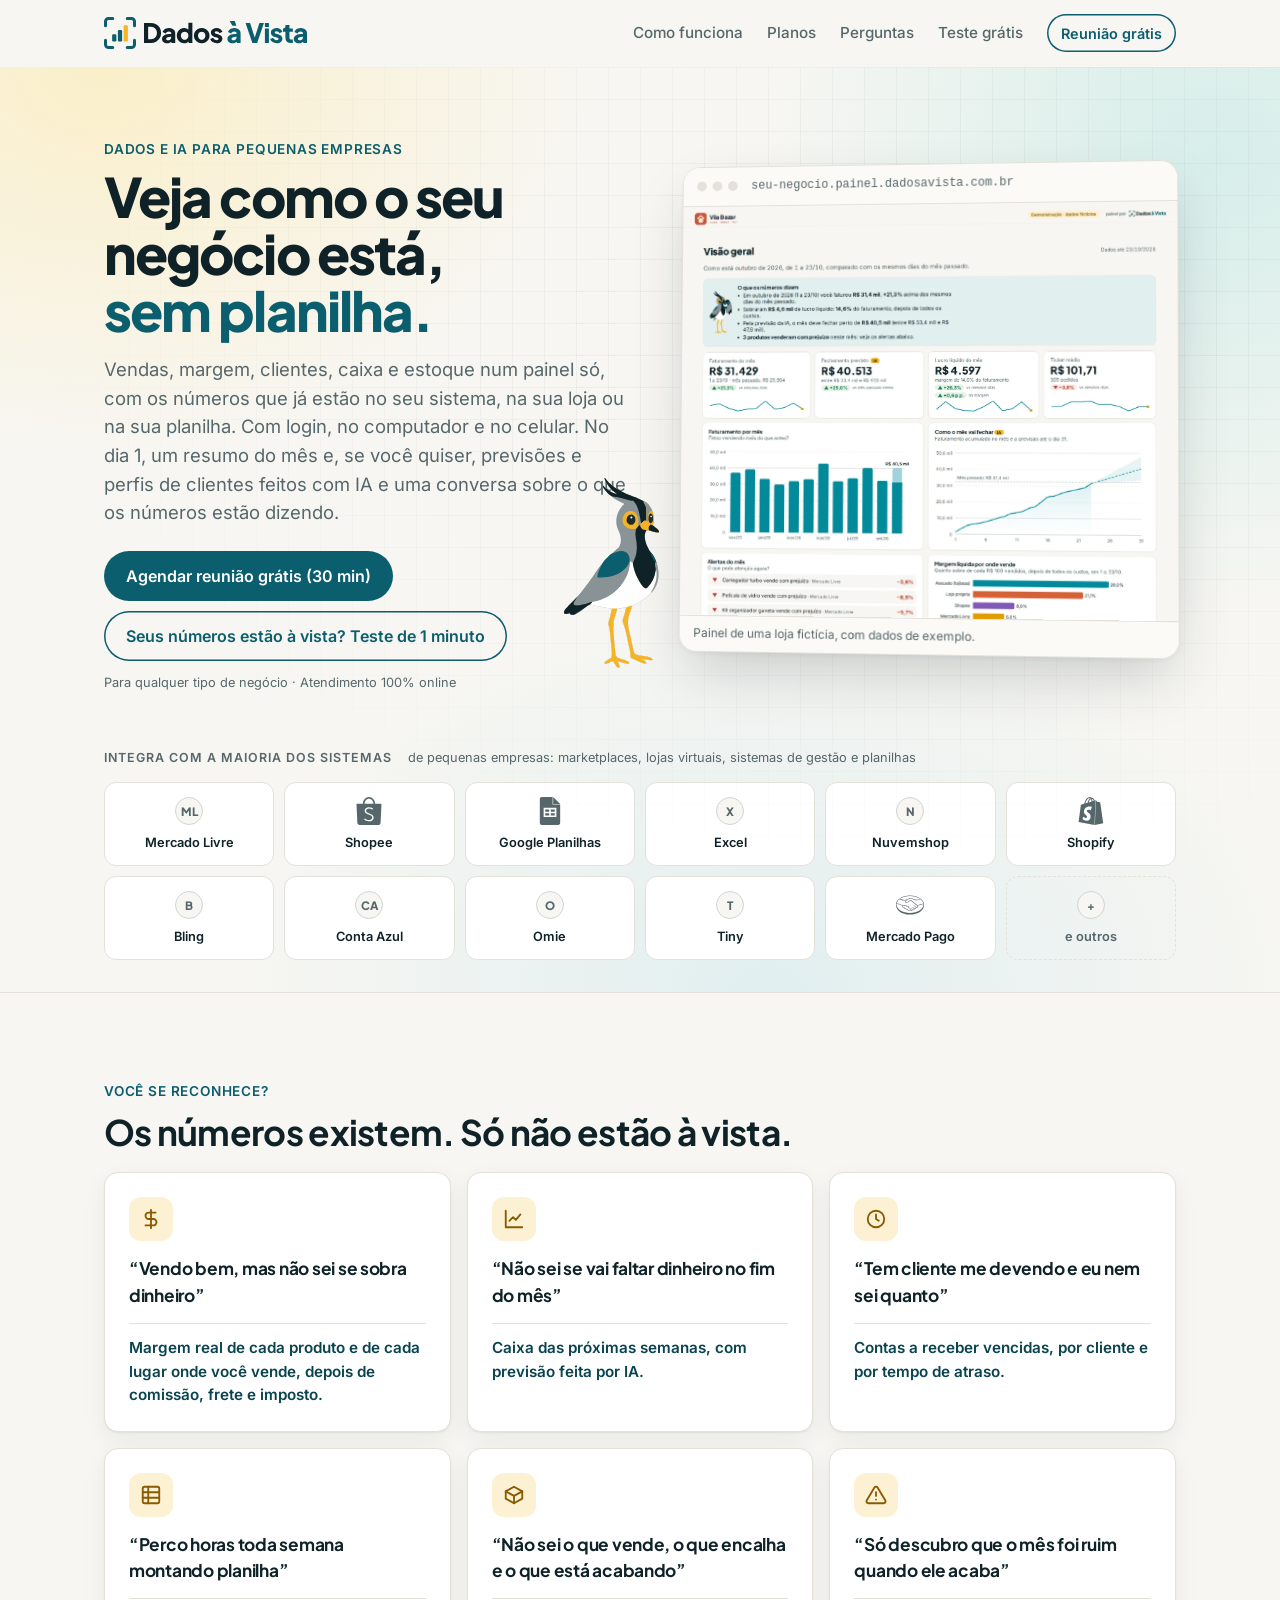
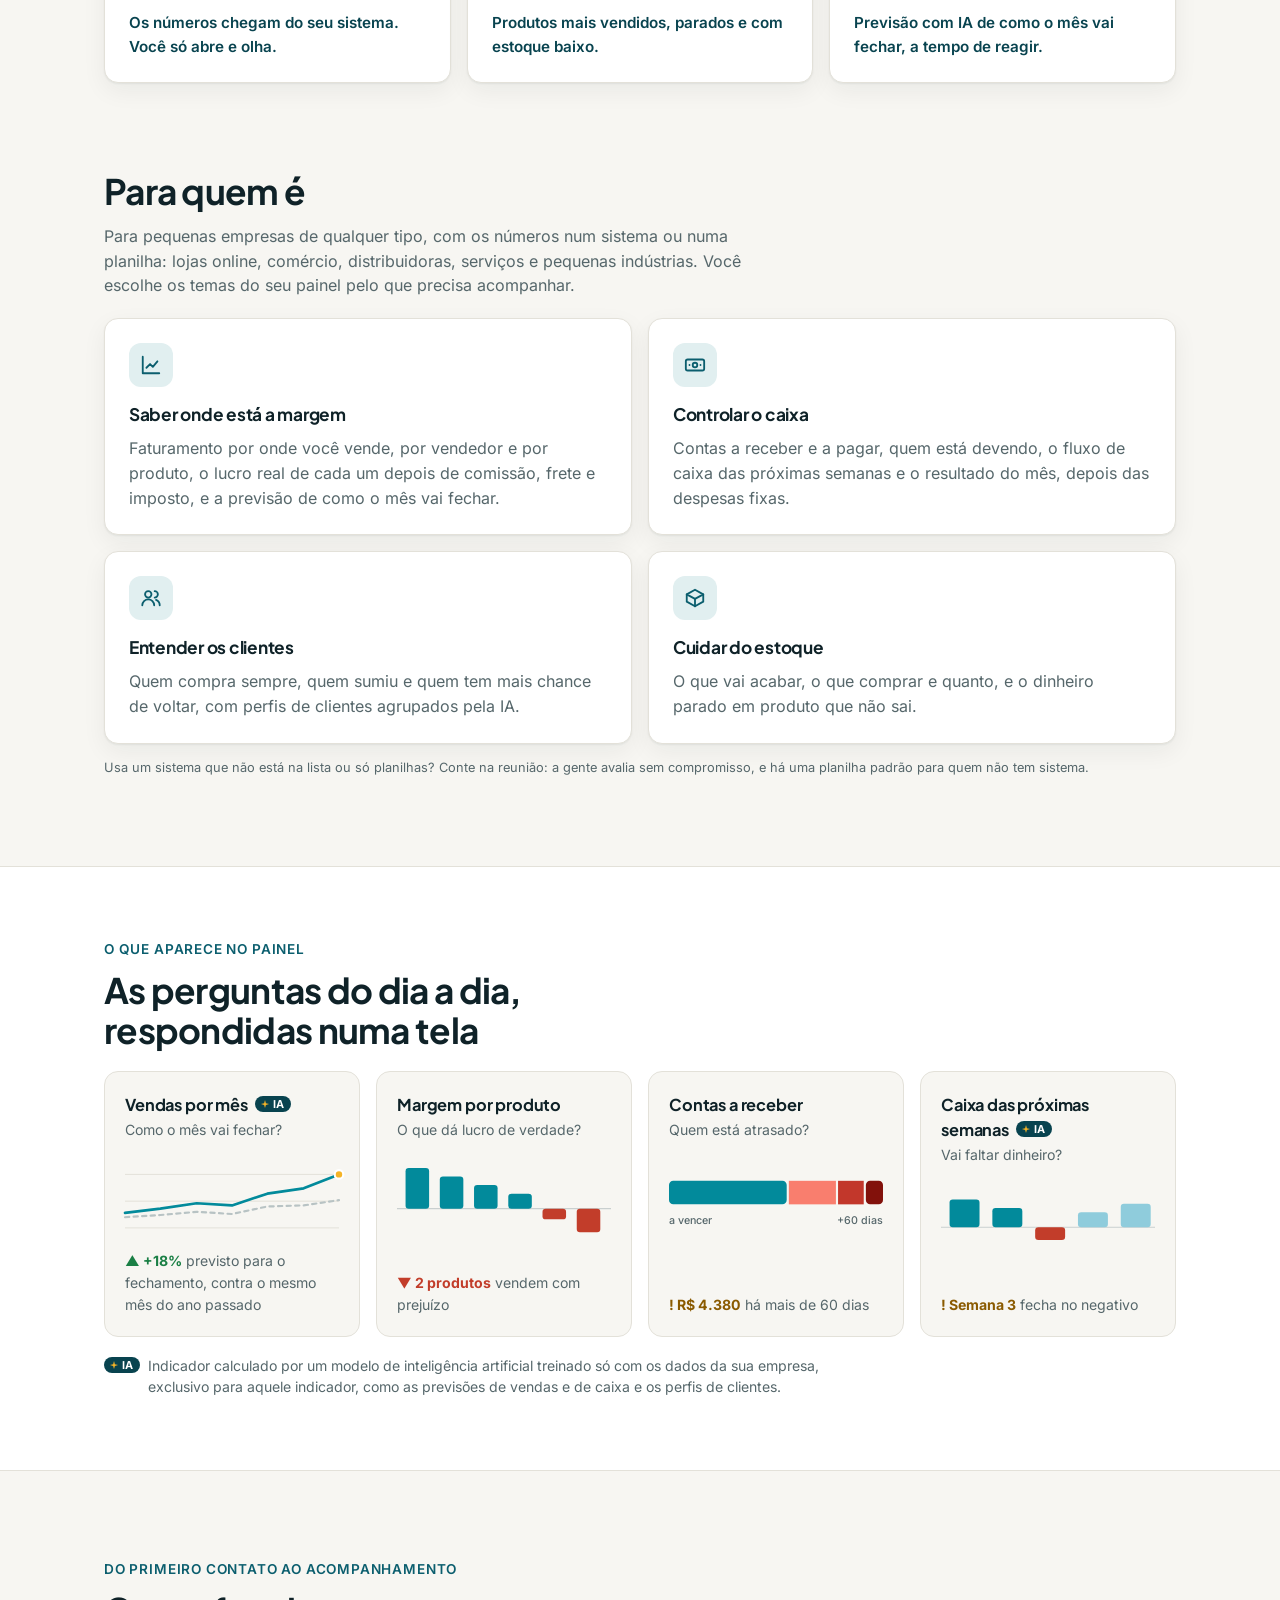
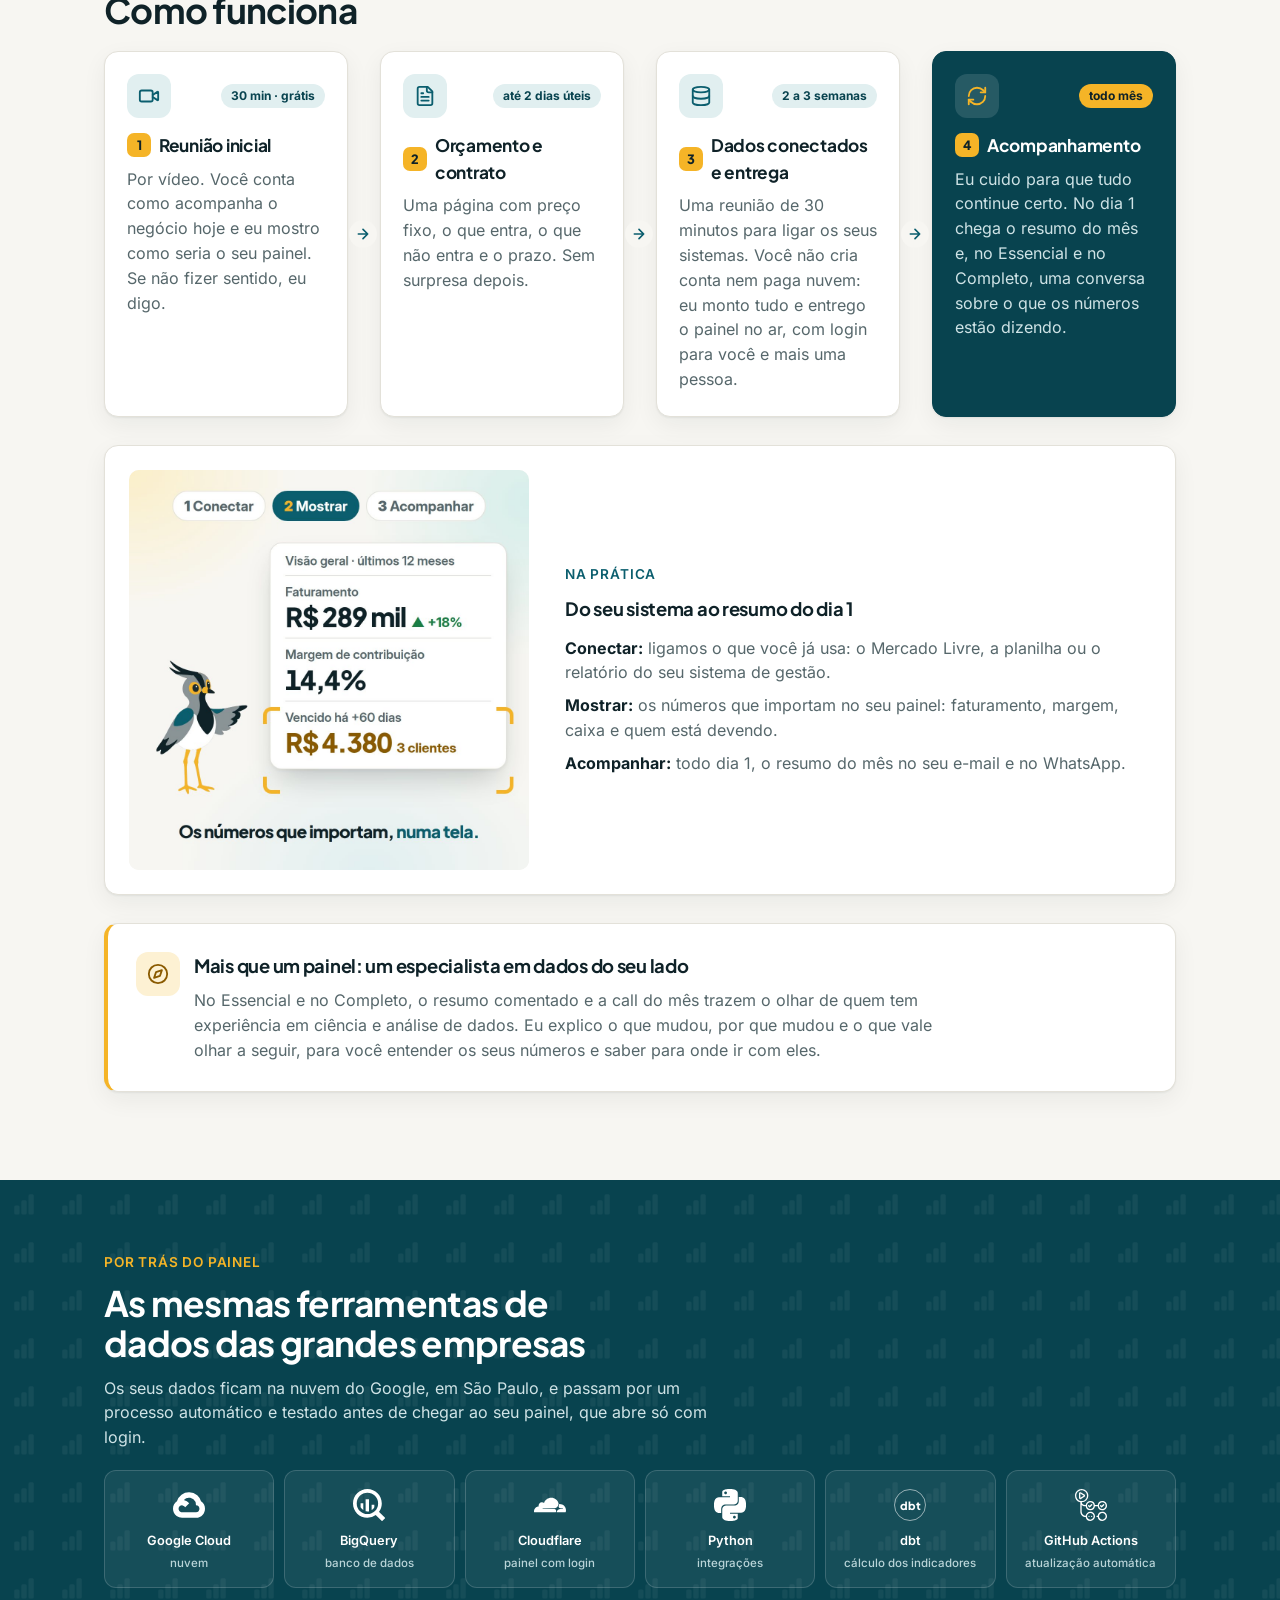
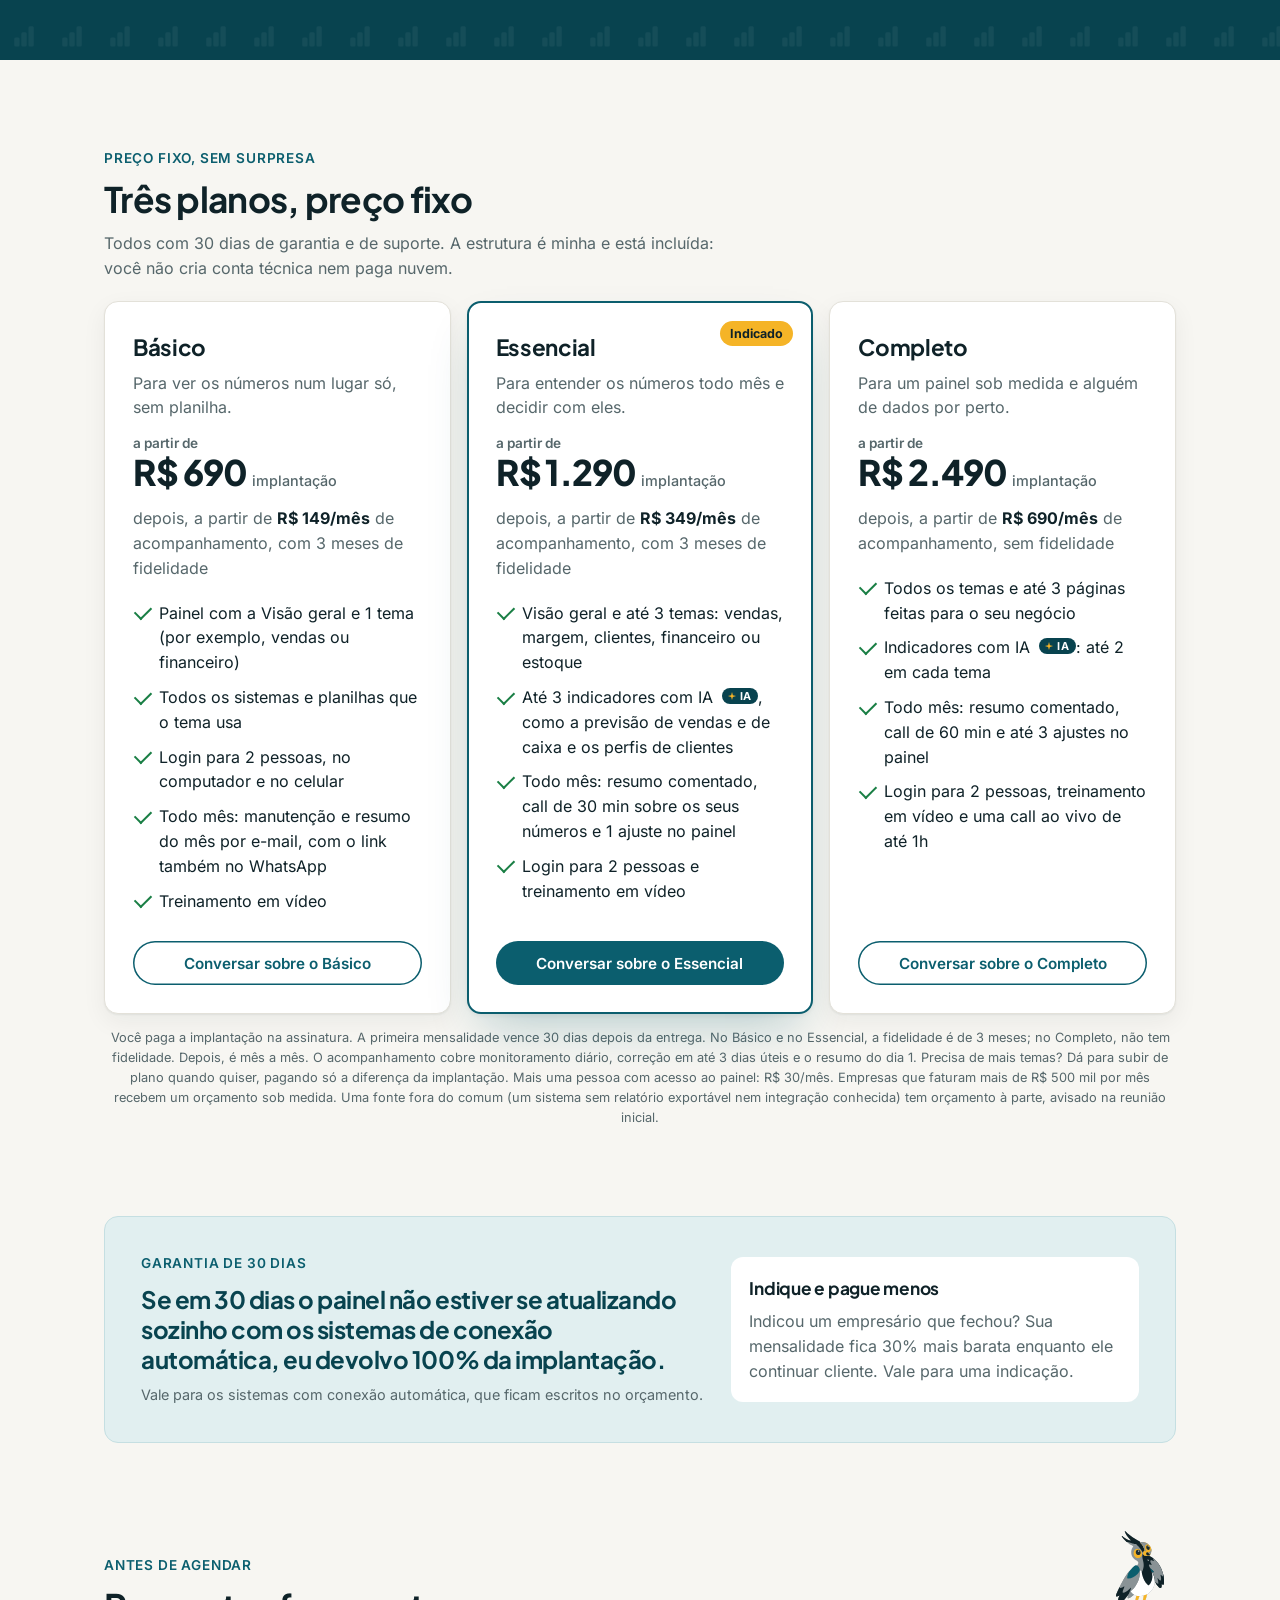
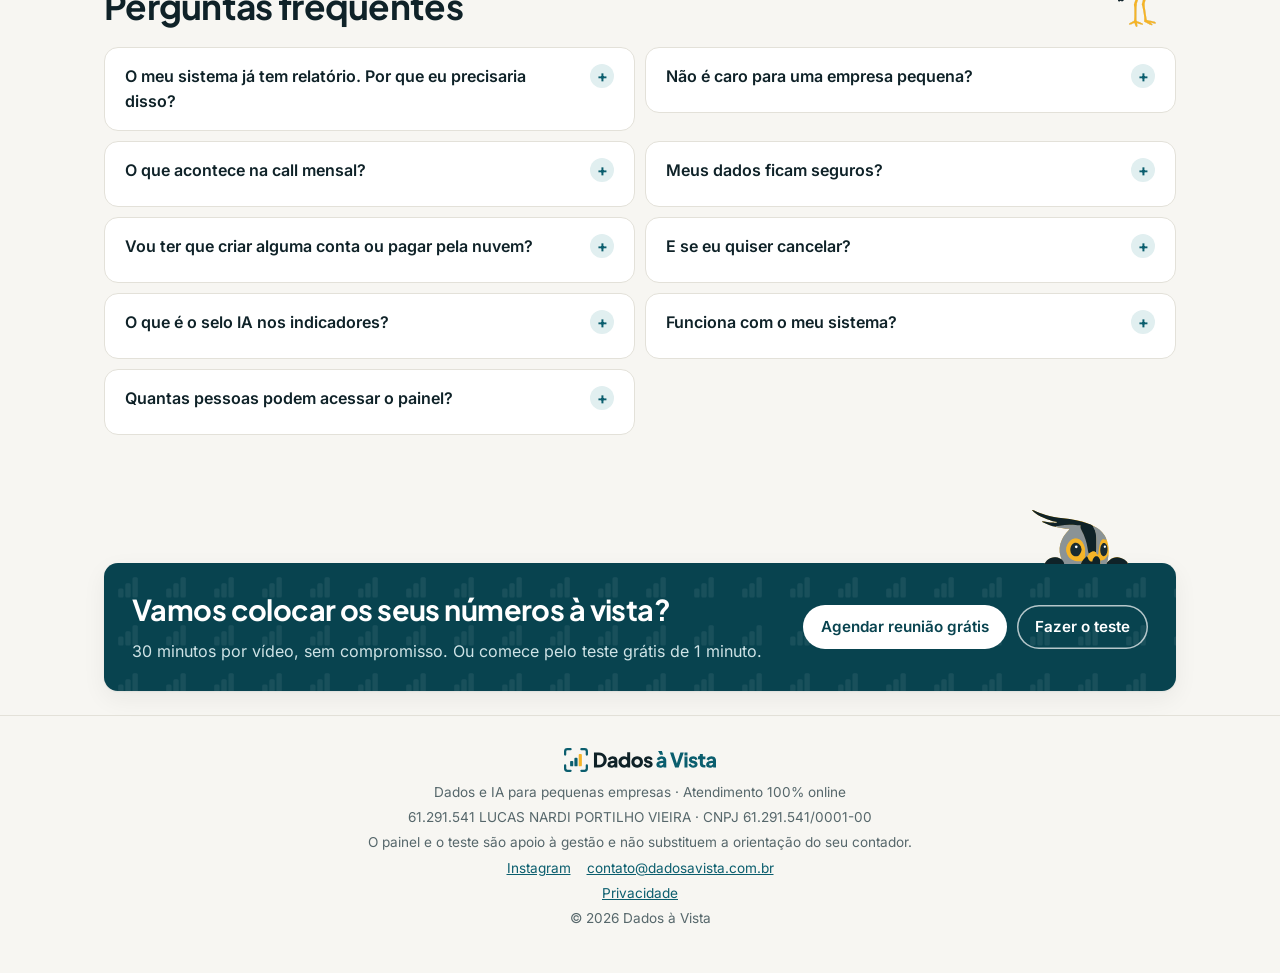
<file: index.html>
<!doctype html>
<html lang="pt-BR">
<head>
  <meta charset="utf-8">
  <meta name="viewport" content="width=device-width, initial-scale=1">
  <title>Dados e IA para pequenas empresas | Dados à Vista</title>
  <meta name="description" content="Um painel com os números do seu negócio num lugar só: vendas, margem, clientes, caixa e estoque. Nos planos Essencial e Completo, IA para prever o mês e entender os seus clientes. Para qualquer tipo de negócio, com os dados do seu sistema ou da sua planilha.">
  <meta property="og:title" content="Veja como o seu negócio está, sem planilha.">
  <meta property="og:description" content="Um painel com login, no computador e no celular, ligado aos seus sistemas, e um acompanhamento mensal dos seus números. Implantação a partir de R$ 690, com garantia de 30 dias.">
  <meta property="og:type" content="website">
  <meta property="og:url" content="https://dadosavista.com.br/">
  <meta property="og:image" content="https://dadosavista.com.br/assets/og.png">
  <meta property="og:image:width" content="1200">
  <meta property="og:image:height" content="630">
  <meta property="og:locale" content="pt_BR">
  <meta name="twitter:card" content="summary_large_image">
  <link rel="icon" href="assets/favicon.svg" type="image/svg+xml">
  <link rel="icon" href="assets/favicon-32.png" sizes="32x32" type="image/png">
  <link rel="apple-touch-icon" href="assets/apple-touch-icon.png">
  <meta name="theme-color" content="#f7f6f2">
  <link rel="preload" href="assets/fonts/inter.woff2" as="font" type="font/woff2" crossorigin>
  <link rel="preload" href="assets/fonts/plus-jakarta-sans.woff2" as="font" type="font/woff2" crossorigin>
  <link rel="stylesheet" href="assets/style.css">
</head>
<body>
  <header class="site-header is-sticky">
    <div class="site-header-inner">
      <a class="brand" href="./"><img src="assets/logo.svg" alt="Dados à Vista" width="203" height="32"></a>
      <nav class="site-nav" aria-label="Seções">
        <a href="#como-funciona">Como funciona</a>
        <a href="#pacotes">Planos</a>
        <a href="#perguntas">Perguntas</a>
        <a href="teste/">Teste grátis</a>
      </nav>
      <a class="btn btn-ghost btn-sm js-cal" href="#">Reunião grátis</a>
    </div>
  </header>

  <main>
    <div class="hero-band">
      <section class="wrap home-hero">
        <div class="hero">
          <p class="eyebrow">Dados e IA para pequenas empresas</p>
          <h1>Veja como o seu negócio está, <span class="hl">sem planilha.</span></h1>
          <p class="lead">Vendas, margem, clientes, caixa e estoque num painel só, com os números
            que já estão no seu sistema, na sua loja ou na sua planilha. Com login, no computador e
            no celular. No dia 1, um resumo do mês e, se você quiser, previsões e perfis de clientes
            feitos com IA e uma conversa sobre o que os números estão dizendo.</p>
          <div class="actions">
            <a class="btn btn-lg js-cal" href="#">Agendar reunião grátis (30 min)</a>
            <a class="btn btn-ghost btn-lg" href="teste/">Seus números estão à vista? Teste de 1 minuto</a>
          </div>
          <p class="hint">Para qualquer tipo de negócio · Atendimento 100% online</p>
        </div>

        <!-- Real painel of the fictional demo store (data-template, `dav painel`), captured from the
             demo with the menu hidden. The address bar shows the format of a client's painel. -->
        <div class="hero-visual">
        <img class="mascot-hero" src="assets/mascote-de-pe.svg" alt="" width="90" height="180">
        <figure class="window shot">
          <div class="window-bar" aria-hidden="true"><i></i><i></i><i></i><span>seu-negocio.painel.dadosavista.com.br</span></div>
          <img src="assets/painel-visao-geral.webp" width="1400" height="1167" fetchpriority="high"
            alt="Painel de uma loja fictícia: resumo em frases do que os números dizem, faturamento do mês, fechamento previsto com IA, lucro líquido, ticket médio e gráficos de faturamento por mês e de como o mês vai fechar.">
          <figcaption class="shot-note">Painel de uma loja fictícia, com dados de exemplo.</figcaption>
        </figure>
        </div>
      </section>

      <div class="wrap integrations" aria-labelledby="integra-titulo">
        <p class="integrations-head"><span class="sources-label" id="integra-titulo">Integra com a maioria dos sistemas</span>
          <span class="hint">de pequenas empresas: marketplaces, lojas virtuais, sistemas de gestão e planilhas</span></p>
        <ul class="logo-grid">
          <li><span class="logo-ico is-mono" aria-hidden="true">ML</span><span>Mercado Livre</span></li>
          <li><span class="logo-ico" style="--ico: url(/assets/logos/shopee.svg)" aria-hidden="true"></span><span>Shopee</span></li>
          <li><span class="logo-ico" style="--ico: url(/assets/logos/googlesheets.svg)" aria-hidden="true"></span><span>Google Planilhas</span></li>
          <li><span class="logo-ico is-mono" aria-hidden="true">X</span><span>Excel</span></li>
          <li><span class="logo-ico is-mono" aria-hidden="true">N</span><span>Nuvemshop</span></li>
          <li><span class="logo-ico" style="--ico: url(/assets/logos/shopify.svg)" aria-hidden="true"></span><span>Shopify</span></li>
          <li><span class="logo-ico is-mono" aria-hidden="true">B</span><span>Bling</span></li>
          <li><span class="logo-ico is-mono" aria-hidden="true">CA</span><span>Conta Azul</span></li>
          <li><span class="logo-ico is-mono" aria-hidden="true">O</span><span>Omie</span></li>
          <li><span class="logo-ico is-mono" aria-hidden="true">T</span><span>Tiny</span></li>
          <li><span class="logo-ico" style="--ico: url(/assets/logos/mercadopago.svg)" aria-hidden="true"></span><span>Mercado Pago</span></li>
          <li class="is-more"><span class="logo-ico is-mono" aria-hidden="true">+</span><span>e outros</span></li>
        </ul>
      </div>
    </div>

    <section class="wrap section pains">
      <p class="eyebrow">Você se reconhece?</p>
      <h2 class="section-title">Os números existem. Só não estão à vista.</h2>
      <div class="cards-3">
        <article class="card pain">
          <span class="tile is-warm" aria-hidden="true"><svg viewBox="0 0 24 24"><path d="M12 2v20M17 5H9.5a3.5 3.5 0 0 0 0 7h5a3.5 3.5 0 0 1 0 7H6"/></svg></span>
          <h3>Vendo bem, mas não sei se sobra dinheiro</h3>
          <p class="fix">Margem real de cada produto e de cada lugar onde você vende, depois de comissão, frete e imposto.</p>
        </article>
        <article class="card pain">
          <span class="tile is-warm" aria-hidden="true"><svg viewBox="0 0 24 24"><path d="M3 3v18h18"/><path d="m7 14 4-4 3 3 5-6"/></svg></span>
          <h3>Não sei se vai faltar dinheiro no fim do mês</h3>
          <p class="fix">Caixa das próximas semanas, com previsão feita por IA.</p>
        </article>
        <article class="card pain">
          <span class="tile is-warm" aria-hidden="true"><svg viewBox="0 0 24 24"><circle cx="12" cy="12" r="9"/><path d="M12 7v5l3 2"/></svg></span>
          <h3>Tem cliente me devendo e eu nem sei quanto</h3>
          <p class="fix">Contas a receber vencidas, por cliente e por tempo de atraso.</p>
        </article>
        <article class="card pain">
          <span class="tile is-warm" aria-hidden="true"><svg viewBox="0 0 24 24"><rect x="3" y="3" width="18" height="18" rx="2"/><path d="M3 9h18M3 15h18M9 3v18"/></svg></span>
          <h3>Perco horas toda semana montando planilha</h3>
          <p class="fix">Os números chegam do seu sistema. Você só abre e olha.</p>
        </article>
        <article class="card pain">
          <span class="tile is-warm" aria-hidden="true"><svg viewBox="0 0 24 24"><path d="M21 8 12 3 3 8v8l9 5 9-5Z"/><path d="m3 8 9 5 9-5M12 13v8"/></svg></span>
          <h3>Não sei o que vende, o que encalha e o que está acabando</h3>
          <p class="fix">Produtos mais vendidos, parados e com estoque baixo.</p>
        </article>
        <article class="card pain">
          <span class="tile is-warm" aria-hidden="true"><svg viewBox="0 0 24 24"><path d="M10.3 3.9 1.8 18a2 2 0 0 0 1.7 3h17a2 2 0 0 0 1.7-3L13.7 3.9a2 2 0 0 0-3.4 0Z"/><path d="M12 9v4M12 17h.01"/></svg></span>
          <h3>Só descubro que o mês foi ruim quando ele acaba</h3>
          <p class="fix">Previsão com IA de como o mês vai fechar, a tempo de reagir.</p>
        </article>
      </div>
    </section>

    <section class="wrap section">
      <h2 class="section-title">Para quem é</h2>
      <p class="section-lead">Para pequenas empresas de qualquer tipo, com os números num sistema ou
        numa planilha: lojas online, comércio, distribuidoras, serviços e pequenas indústrias. Você
        escolhe os temas do seu painel pelo que precisa acompanhar.</p>
      <div class="cards-2">
        <article class="card">
          <span class="tile" aria-hidden="true"><svg viewBox="0 0 24 24"><path d="M3 3v18h18"/><path d="m7 15 4-4 3 3 5-6"/></svg></span>
          <h3>Saber onde está a margem</h3>
          <p>Faturamento por onde você vende, por vendedor e por produto, o lucro real de cada um
            depois de comissão, frete e imposto, e a previsão de como o mês vai fechar.</p>
        </article>
        <article class="card">
          <span class="tile" aria-hidden="true"><svg viewBox="0 0 24 24"><rect x="2" y="6" width="20" height="12" rx="2"/><circle cx="12" cy="12" r="2.5"/><path d="M6 12h.01M18 12h.01"/></svg></span>
          <h3>Controlar o caixa</h3>
          <p>Contas a receber e a pagar, quem está devendo, o fluxo de caixa das próximas semanas e
            o resultado do mês, depois das despesas fixas.</p>
        </article>
        <article class="card">
          <span class="tile" aria-hidden="true"><svg viewBox="0 0 24 24"><circle cx="9" cy="8" r="3.5"/><path d="M2.5 20a6.5 6.5 0 0 1 13 0"/><path d="M16 4.5a3.5 3.5 0 0 1 0 7M21.5 20a6.5 6.5 0 0 0-4-6"/></svg></span>
          <h3>Entender os clientes</h3>
          <p>Quem compra sempre, quem sumiu e quem tem mais chance de voltar, com perfis de clientes
            agrupados pela IA.</p>
        </article>
        <article class="card">
          <span class="tile" aria-hidden="true"><svg viewBox="0 0 24 24"><path d="m21 8-9-5-9 5 9 5 9-5Z"/><path d="M3 8v8l9 5 9-5V8"/><path d="M12 13v8"/></svg></span>
          <h3>Cuidar do estoque</h3>
          <p>O que vai acabar, o que comprar e quanto, e o dinheiro parado em produto que não sai.</p>
        </article>
      </div>
      <p class="hint spaced">Usa um sistema que não está na lista ou só planilhas? Conte na reunião:
        a gente avalia sem compromisso, e há uma planilha padrão para quem não tem sistema.</p>
    </section>



    <section class="band">
      <div class="wrap section">
        <p class="eyebrow">O que aparece no painel</p>
        <h2 class="section-title">As perguntas do dia a dia, respondidas numa tela</h2>
        <div class="charts">
          <figure class="card chart-card">
            <figcaption><strong>Vendas por mês <span class="ai-seal" title="Indicador feito com IA"><svg viewBox="0 0 16 16" aria-hidden="true"><path d="M8 1.5 9.4 6.6 14.5 8 9.4 9.4 8 14.5 6.6 9.4 1.5 8 6.6 6.6Z"/></svg>IA</span></strong><span>Como o mês vai fechar?</span></figcaption>
            <svg viewBox="0 0 200 80" aria-hidden="true"><g class="grid"><line x1="0" x2="200" y1="20" y2="20"/><line x1="0" x2="200" y1="45" y2="45"/><line x1="0" x2="200" y1="70" y2="70"/></g>
              <polyline class="line is-muted" points="0,60 33,58 67,55 100,57 133,50 167,49 200,44"/>
              <polyline class="line" points="0,56 33,52 67,47 100,49 133,38 167,33 200,20"/><circle class="dot" cx="200" cy="20" r="4"/></svg>
            <p class="chart-note"><span class="up">▲ +18%</span> previsto para o fechamento, contra o mesmo mês do ano passado</p>
          </figure>
          <figure class="card chart-card">
            <figcaption><strong>Margem por produto</strong><span>O que dá lucro de verdade?</span></figcaption>
            <svg viewBox="0 0 200 80" aria-hidden="true"><line class="axis" x1="0" x2="200" y1="52" y2="52"/>
              <rect class="bar" x="8" y="14" width="22" height="38" rx="3"/><rect class="bar" x="40" y="22" width="22" height="30" rx="3"/><rect class="bar" x="72" y="30" width="22" height="22" rx="3"/>
              <rect class="bar" x="104" y="38" width="22" height="14" rx="3"/><rect class="bar is-loss" x="136" y="52" width="22" height="10" rx="3"/><rect class="bar is-loss" x="168" y="52" width="22" height="22" rx="3"/></svg>
            <p class="chart-note"><span class="down">▼ 2 produtos</span> vendem com prejuízo</p>
          </figure>
          <figure class="card chart-card">
            <figcaption><strong>Contas a receber</strong><span>Quem está atrasado?</span></figcaption>
            <svg viewBox="0 0 200 80" aria-hidden="true">
              <rect class="seg s1" x="0" y="26" width="110" height="22" rx="4"/><rect class="seg s2" x="112" y="26" width="44" height="22"/><rect class="seg s3" x="158" y="26" width="24" height="22"/><rect class="seg s4" x="184" y="26" width="16" height="22" rx="4"/>
              <text x="0" y="66">a vencer</text><text x="200" y="66" text-anchor="end">+60 dias</text></svg>
            <p class="chart-note"><span class="warn">! R$ 4.380</span> há mais de 60 dias</p>
          </figure>
          <figure class="card chart-card">
            <figcaption><strong>Caixa das próximas semanas <span class="ai-seal" title="Indicador feito com IA"><svg viewBox="0 0 16 16" aria-hidden="true"><path d="M8 1.5 9.4 6.6 14.5 8 9.4 9.4 8 14.5 6.6 9.4 1.5 8 6.6 6.6Z"/></svg>IA</span></strong><span>Vai faltar dinheiro?</span></figcaption>
            <svg viewBox="0 0 200 80" aria-hidden="true"><line class="axis" x1="0" x2="200" y1="46" y2="46"/>
              <rect class="bar" x="8" y="20" width="28" height="26" rx="3"/><rect class="bar" x="48" y="28" width="28" height="18" rx="3"/><rect class="bar is-loss" x="88" y="46" width="28" height="12" rx="3"/>
              <rect class="bar is-muted" x="128" y="32" width="28" height="14" rx="3"/><rect class="bar is-muted" x="168" y="24" width="28" height="22" rx="3"/></svg>
            <p class="chart-note"><span class="warn">! Semana 3</span> fecha no negativo</p>
          </figure>
        </div>
        <p class="ai-legend"><span class="ai-seal" title="Indicador feito com IA"><svg viewBox="0 0 16 16" aria-hidden="true"><path d="M8 1.5 9.4 6.6 14.5 8 9.4 9.4 8 14.5 6.6 9.4 1.5 8 6.6 6.6Z"/></svg>IA</span> <span>Indicador calculado por um modelo de inteligência artificial treinado só com os dados
          da sua empresa, exclusivo para aquele indicador, como as previsões de vendas e de caixa e os
          perfis de clientes.</span></p>
      </div>
    </section>

    <section class="wrap section" id="como-funciona">
      <div class="section-head">
        <div>
          <p class="eyebrow">Do primeiro contato ao acompanhamento</p>
          <h2 class="section-title">Como funciona</h2>
        </div>
      </div>
      <ol class="steps">
        <li class="card">
          <div class="step-top">
            <span class="tile" aria-hidden="true"><svg viewBox="0 0 24 24"><path d="m16 13 5.2 3.5a.5.5 0 0 0 .8-.4V7.9a.5.5 0 0 0-.8-.4L16 11"/><rect x="2" y="6" width="14" height="12" rx="2"/></svg></span>
            <span class="step-time">30 min · grátis</span>
          </div>
          <h3><span class="step-n">1</span>Reunião inicial</h3>
          <p>Por vídeo. Você conta como acompanha o negócio hoje e eu mostro como seria o seu
            painel. Se não fizer sentido, eu digo.</p>
        </li>
        <li class="card">
          <div class="step-top">
            <span class="tile" aria-hidden="true"><svg viewBox="0 0 24 24"><path d="M15 2H6a2 2 0 0 0-2 2v16a2 2 0 0 0 2 2h12a2 2 0 0 0 2-2V7Z"/><path d="M14 2v4a2 2 0 0 0 2 2h4M10 9H8M16 13H8M16 17H8"/></svg></span>
            <span class="step-time">até 2 dias úteis</span>
          </div>
          <h3><span class="step-n">2</span>Orçamento e contrato</h3>
          <p>Uma página com preço fixo, o que entra, o que não entra e o prazo. Sem surpresa
            depois.</p>
        </li>
        <li class="card">
          <div class="step-top">
            <span class="tile" aria-hidden="true"><svg viewBox="0 0 24 24"><ellipse cx="12" cy="5" rx="9" ry="3"/><path d="M3 5v14a9 3 0 0 0 18 0V5"/><path d="M3 12a9 3 0 0 0 18 0"/></svg></span>
            <span class="step-time">2 a 3 semanas</span>
          </div>
          <h3><span class="step-n">3</span>Dados conectados e entrega</h3>
          <p>Uma reunião de 30 minutos para ligar os seus sistemas. Você não cria conta nem paga
            nuvem: eu monto tudo e entrego o painel no ar, com login para você e mais uma pessoa.</p>
        </li>
        <li class="card is-loop">
          <div class="step-top">
            <span class="tile" aria-hidden="true"><svg viewBox="0 0 24 24"><path d="M3 12a9 9 0 0 1 9-9 9.75 9.75 0 0 1 6.74 2.74L21 8"/><path d="M21 3v5h-5M21 12a9 9 0 0 1-9 9 9.75 9.75 0 0 1-6.74-2.74L3 16"/><path d="M8 16H3v5"/></svg></span>
            <span class="step-time">todo mês</span>
          </div>
          <h3><span class="step-n">4</span>Acompanhamento</h3>
          <p>Eu cuido para que tudo continue certo. No dia 1 chega o resumo do mês e, no Essencial
            e no Completo, uma conversa sobre o que os números estão dizendo.</p>
        </li>
      </ol>

      <!-- 10 s muted loop; site.js plays it only on screen and never with reduced motion. -->
      <figure class="card how-loop">
        <video class="js-loop" src="assets/como-funciona.mp4" poster="assets/como-funciona.jpg"
          width="1080" height="1080" muted loop playsinline preload="none" aria-hidden="true"></video>
        <figcaption>
          <p class="eyebrow">Na prática</p>
          <h3>Do seu sistema ao resumo do dia 1</h3>
          <ul>
            <li><strong>Conectar:</strong> ligamos o que você já usa: o Mercado Livre, a planilha
              ou o relatório do seu sistema de gestão.</li>
            <li><strong>Mostrar:</strong> os números que importam no seu painel: faturamento, margem,
              caixa e quem está devendo.</li>
            <li><strong>Acompanhar:</strong> todo dia 1, o resumo do mês no seu e-mail e no WhatsApp.</li>
          </ul>
        </figcaption>
      </figure>

      <div class="card expert">
        <span class="tile is-warm" aria-hidden="true"><svg viewBox="0 0 24 24"><circle cx="12" cy="12" r="10"/><path d="m16.24 7.76-2.12 6.36-6.36 2.12 2.12-6.36Z"/></svg></span>
        <div>
          <h3>Mais que um painel: um especialista em dados do seu lado</h3>
          <p>No Essencial e no Completo, o resumo comentado e a call do mês trazem o olhar de quem tem
            experiência em ciência e análise de dados. Eu explico o que mudou, por que mudou e o que
            vale olhar a seguir, para você entender os seus números e saber para onde ir com eles.</p>
        </div>
      </div>
    </section>

    <section class="band-dark" aria-labelledby="tech-titulo">
      <div class="wrap section">
        <p class="eyebrow">Por trás do painel</p>
        <h2 class="section-title" id="tech-titulo">As mesmas ferramentas de dados das grandes empresas</h2>
        <p class="section-lead">Os seus dados ficam na nuvem do Google, em São Paulo, e passam por um
          processo automático e testado antes de chegar ao seu painel, que abre só com login.</p>
        <ul class="logo-grid is-dark">
          <li><span class="logo-ico" style="--ico: url(/assets/logos/googlecloud.svg)" aria-hidden="true"></span><span>Google Cloud</span><small>nuvem</small></li>
          <li><span class="logo-ico" style="--ico: url(/assets/logos/googlebigquery.svg)" aria-hidden="true"></span><span>BigQuery</span><small>banco de dados</small></li>
          <li><span class="logo-ico" style="--ico: url(/assets/logos/cloudflare.svg)" aria-hidden="true"></span><span>Cloudflare</span><small>painel com login</small></li>
          <li><span class="logo-ico" style="--ico: url(/assets/logos/python.svg)" aria-hidden="true"></span><span>Python</span><small>integrações</small></li>
          <li><span class="logo-ico is-mono" aria-hidden="true">dbt</span><span>dbt</span><small>cálculo dos indicadores</small></li>
          <li><span class="logo-ico" style="--ico: url(/assets/logos/githubactions.svg)" aria-hidden="true"></span><span>GitHub Actions</span><small>atualização automática</small></li>
        </ul>
      </div>
    </section>

    <section class="wrap section" id="pacotes">
      <p class="eyebrow">Preço fixo, sem surpresa</p>
      <h2 class="section-title">Três planos, preço fixo</h2>
      <p class="section-lead">Todos com 30 dias de garantia e de suporte. A estrutura é minha
        e está incluída: você não cria conta técnica nem paga nuvem.</p>
      <div class="plans">
        <article class="card plan">
          <h3>Básico</h3>
          <p class="plan-for">Para ver os números num lugar só, sem planilha.</p>
          <p class="price"><span class="from">a partir de</span> R$ 690 <span class="unit">implantação</span></p>
          <p class="price-sub">depois, a partir de <strong>R$ 149/mês</strong> de acompanhamento, com 3 meses de fidelidade</p>
          <ul class="checks">
            <li>Painel com a Visão geral e 1 tema (por exemplo, vendas ou financeiro)</li>
            <li>Todos os sistemas e planilhas que o tema usa</li>
            <li>Login para 2 pessoas, no computador e no celular</li>
            <li>Todo mês: manutenção e resumo do mês por e-mail, com o link também no WhatsApp</li>
            <li>Treinamento em vídeo</li>
          </ul>
          <a class="btn btn-ghost js-cal" href="#">Conversar sobre o Básico</a>
        </article>
        <article class="card plan plan-featured">
          <p class="badge">Indicado</p>
          <h3>Essencial</h3>
          <p class="plan-for">Para entender os números todo mês e decidir com eles.</p>
          <p class="price"><span class="from">a partir de</span> R$ 1.290 <span class="unit">implantação</span></p>
          <p class="price-sub">depois, a partir de <strong>R$ 349/mês</strong> de acompanhamento, com 3 meses de fidelidade</p>
          <ul class="checks">
            <li>Visão geral e até 3 temas: vendas, margem, clientes, financeiro ou estoque</li>
            <li>Até 3 indicadores com IA <span class="ai-seal" title="Indicador feito com IA"><svg viewBox="0 0 16 16" aria-hidden="true"><path d="M8 1.5 9.4 6.6 14.5 8 9.4 9.4 8 14.5 6.6 9.4 1.5 8 6.6 6.6Z"/></svg>IA</span>, como a previsão de vendas e de caixa e os perfis de clientes</li>
            <li>Todo mês: resumo comentado, call de 30 min sobre os seus números e 1 ajuste no painel</li>
            <li>Login para 2 pessoas e treinamento em vídeo</li>
          </ul>
          <a class="btn js-cal" href="#">Conversar sobre o Essencial</a>
        </article>
        <article class="card plan">
          <h3>Completo</h3>
          <p class="plan-for">Para um painel sob medida e alguém de dados por perto.</p>
          <p class="price"><span class="from">a partir de</span> R$ 2.490 <span class="unit">implantação</span></p>
          <p class="price-sub">depois, a partir de <strong>R$ 690/mês</strong> de acompanhamento, sem fidelidade</p>
          <ul class="checks">
            <li>Todos os temas e até 3 páginas feitas para o seu negócio</li>
            <li>Indicadores com IA <span class="ai-seal" title="Indicador feito com IA"><svg viewBox="0 0 16 16" aria-hidden="true"><path d="M8 1.5 9.4 6.6 14.5 8 9.4 9.4 8 14.5 6.6 9.4 1.5 8 6.6 6.6Z"/></svg>IA</span>: até 2 em cada tema</li>
            <li>Todo mês: resumo comentado, call de 60 min e até 3 ajustes no painel</li>
            <li>Login para 2 pessoas, treinamento em vídeo e uma call ao vivo de até 1h</li>
          </ul>
          <a class="btn btn-ghost js-cal" href="#">Conversar sobre o Completo</a>
        </article>
      </div>
      <p class="hint center">Você paga a implantação na assinatura. A primeira mensalidade vence
        30 dias depois da entrega. No Básico e no Essencial, a fidelidade é de 3 meses; no Completo,
        não tem fidelidade. Depois, é mês a mês. O acompanhamento cobre monitoramento diário,
        correção em até 3 dias úteis e o resumo do dia 1. Precisa de mais temas? Dá para subir de
        plano quando quiser, pagando só a diferença da implantação. Mais uma pessoa com acesso ao
        painel: R$ 30/mês. Empresas que faturam mais de R$ 500 mil por mês recebem um orçamento sob
        medida. Uma fonte fora do comum (um sistema sem relatório exportável nem integração conhecida)
        tem orçamento à parte, avisado na reunião inicial.</p>
    </section>

    <section class="wrap section">
      <div class="card guarantee">
        <div>
          <p class="eyebrow">Garantia de 30 dias</p>
          <h2>Se em 30 dias o painel não estiver se atualizando sozinho com os sistemas de conexão automática, eu devolvo 100% da implantação.</h2>
          <p class="guarantee-note">Vale para os sistemas com conexão automática, que ficam escritos no orçamento.</p>
        </div>
        <div class="referral">
          <h3>Indique e pague menos</h3>
          <p>Indicou um empresário que fechou? Sua mensalidade fica 30% mais barata enquanto ele
            continuar cliente. Vale para uma indicação.</p>
        </div>
      </div>
    </section>

    <section class="wrap section" id="perguntas">
      <div class="section-head">
        <div>
          <p class="eyebrow">Antes de agendar</p>
          <h2 class="section-title">Perguntas frequentes</h2>
        </div>
        <img class="mascot-stand" src="assets/mascote-pensando.svg" alt="" width="40" height="80">
      </div>
      <div class="faq">
        <details class="card">
          <summary>O meu sistema já tem relatório. Por que eu precisaria disso?</summary>
          <p>O relatório do Bling ou do marketplace mostra o que aconteceu dentro dele. O
            painel junta os seus sistemas com o que só você sabe (custos, metas), mostra o que importa
            num lugar só e, todo mês, chega um resumo do que mudou no seu e-mail e no WhatsApp. No Essencial e no Completo, a
            gente ainda conversa sobre o que os números estão dizendo.</p>
        </details>
        <details class="card">
          <summary>Não é caro para uma empresa pequena?</summary>
          <p>O acompanhamento do Básico sai a partir de uns R$ 5 por dia, e o do Essencial, com IA e uma
            conversa mensal sobre o seu negócio, a partir de menos de R$ 12. Um produto vendido com prejuízo, um cliente que
            não paga há 60 dias ou um estoque parado, descobertos cedo, podem pagar esse valor.</p>
        </details>
        <details class="card">
          <summary>O que acontece na call mensal?</summary>
          <p>Ela faz parte do Essencial (30 minutos) e do Completo (60 minutos), por vídeo. Eu trago três números do mês (um que melhorou, um que
            piorou e um que merece atenção), a gente entende o porquê e combina uma ou duas
            ações. É a visão de quem trabalha com análise de dados ajudando você a decidir o próximo
            passo (não é consultoria contábil).</p>
        </details>
        <details class="card">
          <summary>Meus dados ficam seguros?</summary>
          <p>Ficam num banco de dados do Google, em São Paulo, separados dos de outros clientes. O
            painel é publicado no Cloudflare e só abre para os e-mails que você autorizar, com um código
            enviado ao seu e-mail para entrar. O acesso aos seus sistemas é só de leitura, dados pessoais desnecessários
            (como CPF e telefone de compradores) são descartados na entrada e o contrato tem um anexo de
            proteção de dados (LGPD).</p>
        </details>
        <details class="card">
          <summary>Vou ter que criar alguma conta ou pagar pela nuvem?</summary>
          <p>Não. A estrutura é toda minha e está incluída na mensalidade. Você só autoriza o
            acesso de leitura ao seu sistema e recebe o link do seu painel.</p>
        </details>
        <details class="card">
          <summary>E se eu quiser cancelar?</summary>
          <p>Depois das 3 primeiras mensalidades (no Completo, a qualquer momento), é mês a mês: é só avisar até o vencimento. Você recebe
            todos os seus dados numa planilha, o painel em PDF e os arquivos do painel, que podem ser
            publicados em qualquer hospedagem de site. Depois eu apago tudo do meu lado.</p>
        </details>
        <details class="card">
          <summary>O que é o selo IA nos indicadores?</summary>
          <p>No Essencial e no Completo, alguns indicadores, como as previsões de vendas e de caixa e os
            perfis de clientes, são calculados por um modelo de inteligência artificial treinado só com
            os dados da sua empresa e feito exclusivamente para aquele indicador. Os modelos rodam na
            estrutura da Dados à Vista, e nenhum nome, e-mail, CPF ou telefone entra neles.</p>
        </details>
        <details class="card">
          <summary>Funciona com o meu sistema?</summary>
          <p>Funciona com a maioria dos sistemas de pequenas empresas: marketplaces, lojas
            virtuais, sistemas de gestão e planilhas. Quem não tem sistema usa a nossa planilha
            padrão. Na reunião inicial eu confirmo como o seu sistema se integra, e isso fica escrito
            no orçamento.</p>
        </details>
        <details class="card">
          <summary>Quantas pessoas podem acessar o painel?</summary>
          <p>Todo plano inclui 2 pessoas, cada uma com o próprio e-mail. Cada pessoa a mais custa
            R$ 30 por mês. Quando alguém sai da empresa, dá para trocar o e-mail sem custo, uma vez por mês.</p>
        </details>
      </div>
    </section>

    <section class="wrap section">
      <div class="card cta">
        <img class="mascot-peek" src="assets/mascote-espiando.svg" alt="" width="96" height="53">
        <div>
          <h2>Vamos colocar os seus números à vista?</h2>
          <p>30 minutos por vídeo, sem compromisso. Ou comece pelo teste grátis de 1 minuto.</p>
        </div>
        <div class="actions">
          <a class="btn btn-light js-cal" href="#">Agendar reunião grátis</a>
          <a class="btn btn-outline-light" href="teste/">Fazer o teste</a>
        </div>
      </div>
    </section>
  </main>

  <footer class="site-footer">
    <img class="footer-logo" src="assets/logo.svg" alt="Dados à Vista" width="152" height="24" loading="lazy">
    <p>Dados e IA para pequenas empresas · Atendimento 100% online</p>
    <p data-config-group hidden><span data-config="companyName" hidden></span> · CNPJ <span data-config="cnpj" hidden></span></p>
    <p>O painel e o teste são apoio à gestão e não substituem a orientação do seu contador.</p>
    <p class="footer-links"><a data-config="instagramUrl" hidden>Instagram</a><a data-config="email" hidden></a></p>
    <p><a href="privacidade/">Privacidade</a><span data-cookie-prefs hidden> · <a href="privacidade/#cookies">Preferências de cookies</a></span></p>
    <p>© <span id="year">2026</span> Dados à Vista</p>
  </footer>

  <script src="assets/config.js"></script>
  <script src="assets/site.js"></script>
  <script src="assets/tracking.js"></script>
</body>
</html>
</file>
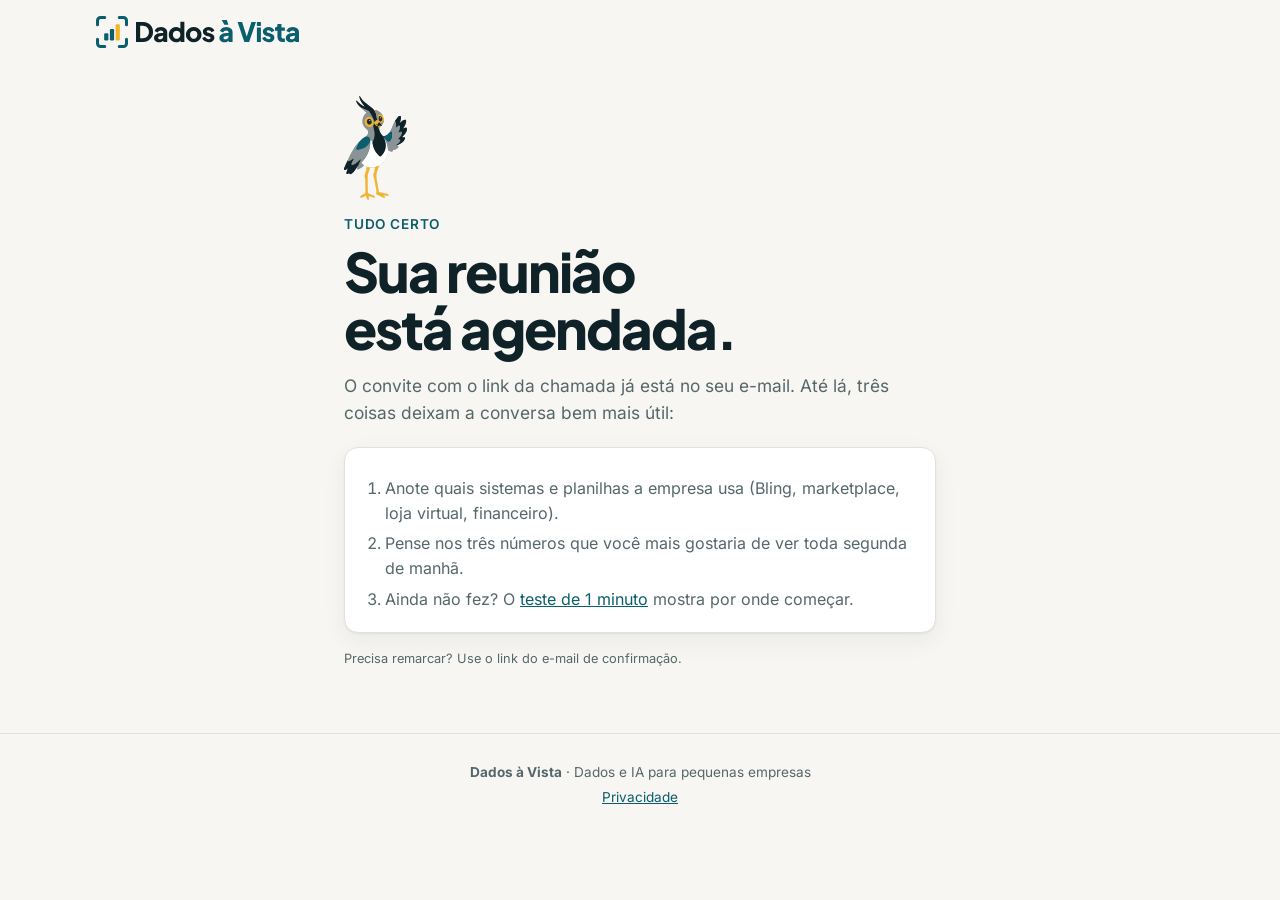
<file: agendado/index.html>
<!doctype html>
<html lang="pt-BR">
<head>
  <meta charset="utf-8">
  <meta name="viewport" content="width=device-width, initial-scale=1">
  <title>Reunião agendada | Dados à Vista</title>
  <meta name="robots" content="noindex">
  <link rel="icon" href="../assets/favicon.svg" type="image/svg+xml">
  <link rel="icon" href="../assets/favicon-32.png" sizes="32x32" type="image/png">
  <link rel="apple-touch-icon" href="../assets/apple-touch-icon.png">
  <meta name="theme-color" content="#f7f6f2">
  <link rel="preload" href="../assets/fonts/inter.woff2" as="font" type="font/woff2" crossorigin>
  <link rel="preload" href="../assets/fonts/plus-jakarta-sans.woff2" as="font" type="font/woff2" crossorigin>
  <link rel="stylesheet" href="../assets/style.css">
</head>
<body data-track="Schedule">
  <header class="site-header">
    <a class="brand" href="../"><img src="../assets/logo.svg" alt="Dados à Vista" width="203" height="32"></a>
  </header>

  <main class="wrap page-simple">
    <img class="mascot-page" src="../assets/mascote-acenando.svg" alt="" width="49" height="80">
    <p class="eyebrow">Tudo certo</p>
    <h1>Sua reunião está agendada.</h1>
    <p class="lead">O convite com o link da chamada já está no seu e-mail. Até lá, três coisas
      deixam a conversa bem mais útil:</p>

    <div class="card">
      <ol>
        <li>Anote quais sistemas e planilhas a empresa usa (Bling, marketplace, loja virtual, financeiro).</li>
        <li>Pense nos três números que você mais gostaria de ver toda segunda de manhã.</li>
        <li>Ainda não fez? O <a href="../teste/">teste de 1 minuto</a> mostra por onde começar.</li>
      </ol>
    </div>

    <p class="hint" style="margin-top: 16px">Precisa remarcar? Use o link do e-mail de confirmação.</p>
  </main>

  <footer class="site-footer">
    <p><strong>Dados à Vista</strong> · Dados e IA para pequenas empresas</p>
    <p><a href="../privacidade/">Privacidade</a></p>
  </footer>

  <script src="../assets/config.js"></script>
  <script src="../assets/tracking.js"></script>
</body>
</html>
</file>
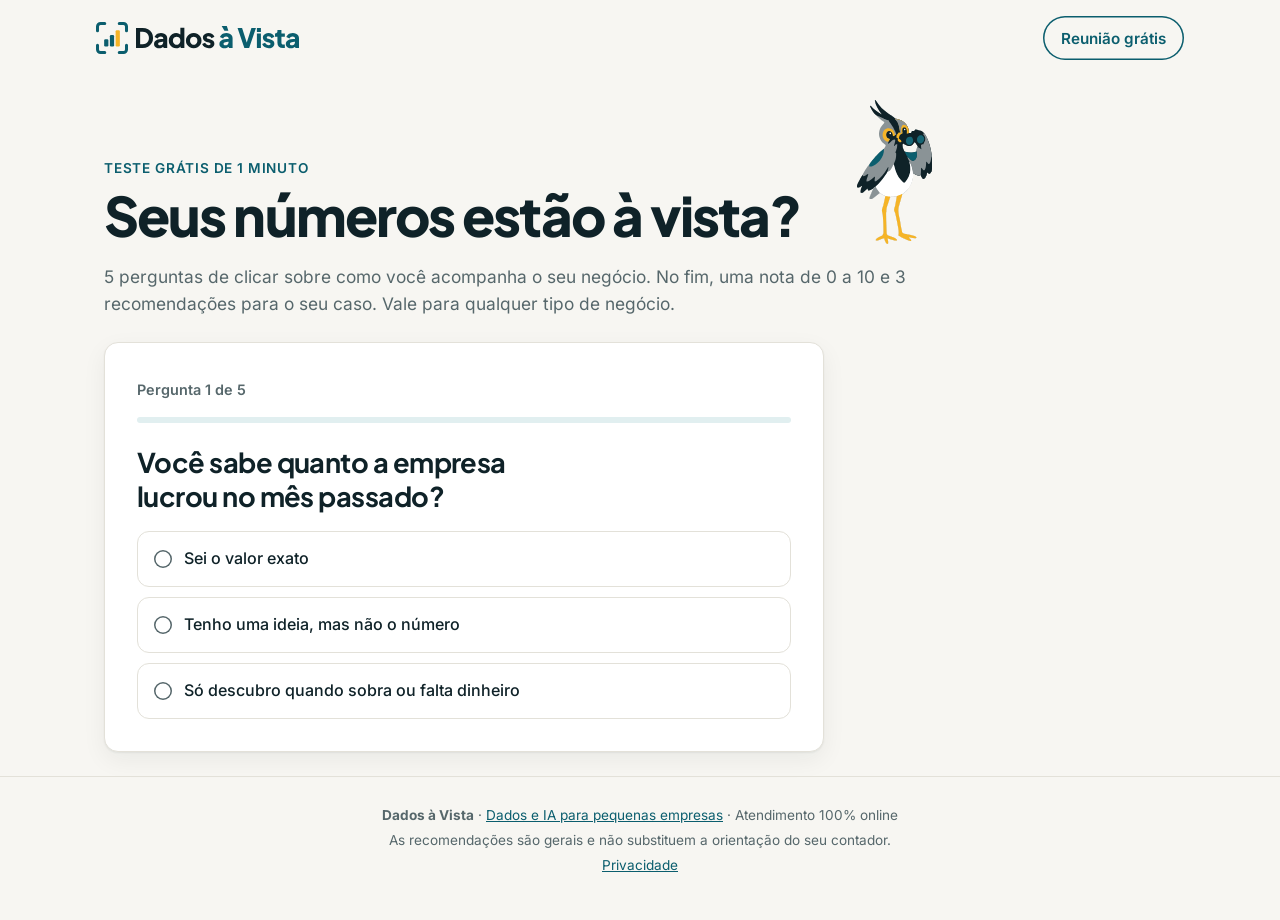
<file: calculadora/index.html>
<!doctype html>
<html lang="pt-BR">
<head>
  <meta charset="utf-8">
  <meta name="viewport" content="width=device-width, initial-scale=1">
  <title>Teste de 1 minuto | Dados à Vista</title>
  <meta name="robots" content="noindex">
  <link rel="canonical" href="https://dadosavista.com.br/teste/">
  <!-- The margin calculator was replaced by the quiz (2026-10-25). Old links (Instagram bio, posts,
       Reel 1) land here: forward them, keeping the UTMs. -->
  <script>location.replace("../teste/" + location.search + location.hash);</script>
  <meta http-equiv="refresh" content="0; url=../teste/">
</head>
<body>
  <p>A calculadora virou um teste de 1 minuto: <a href="../teste/">abrir o teste</a>.</p>
</body>
</html>
</file>
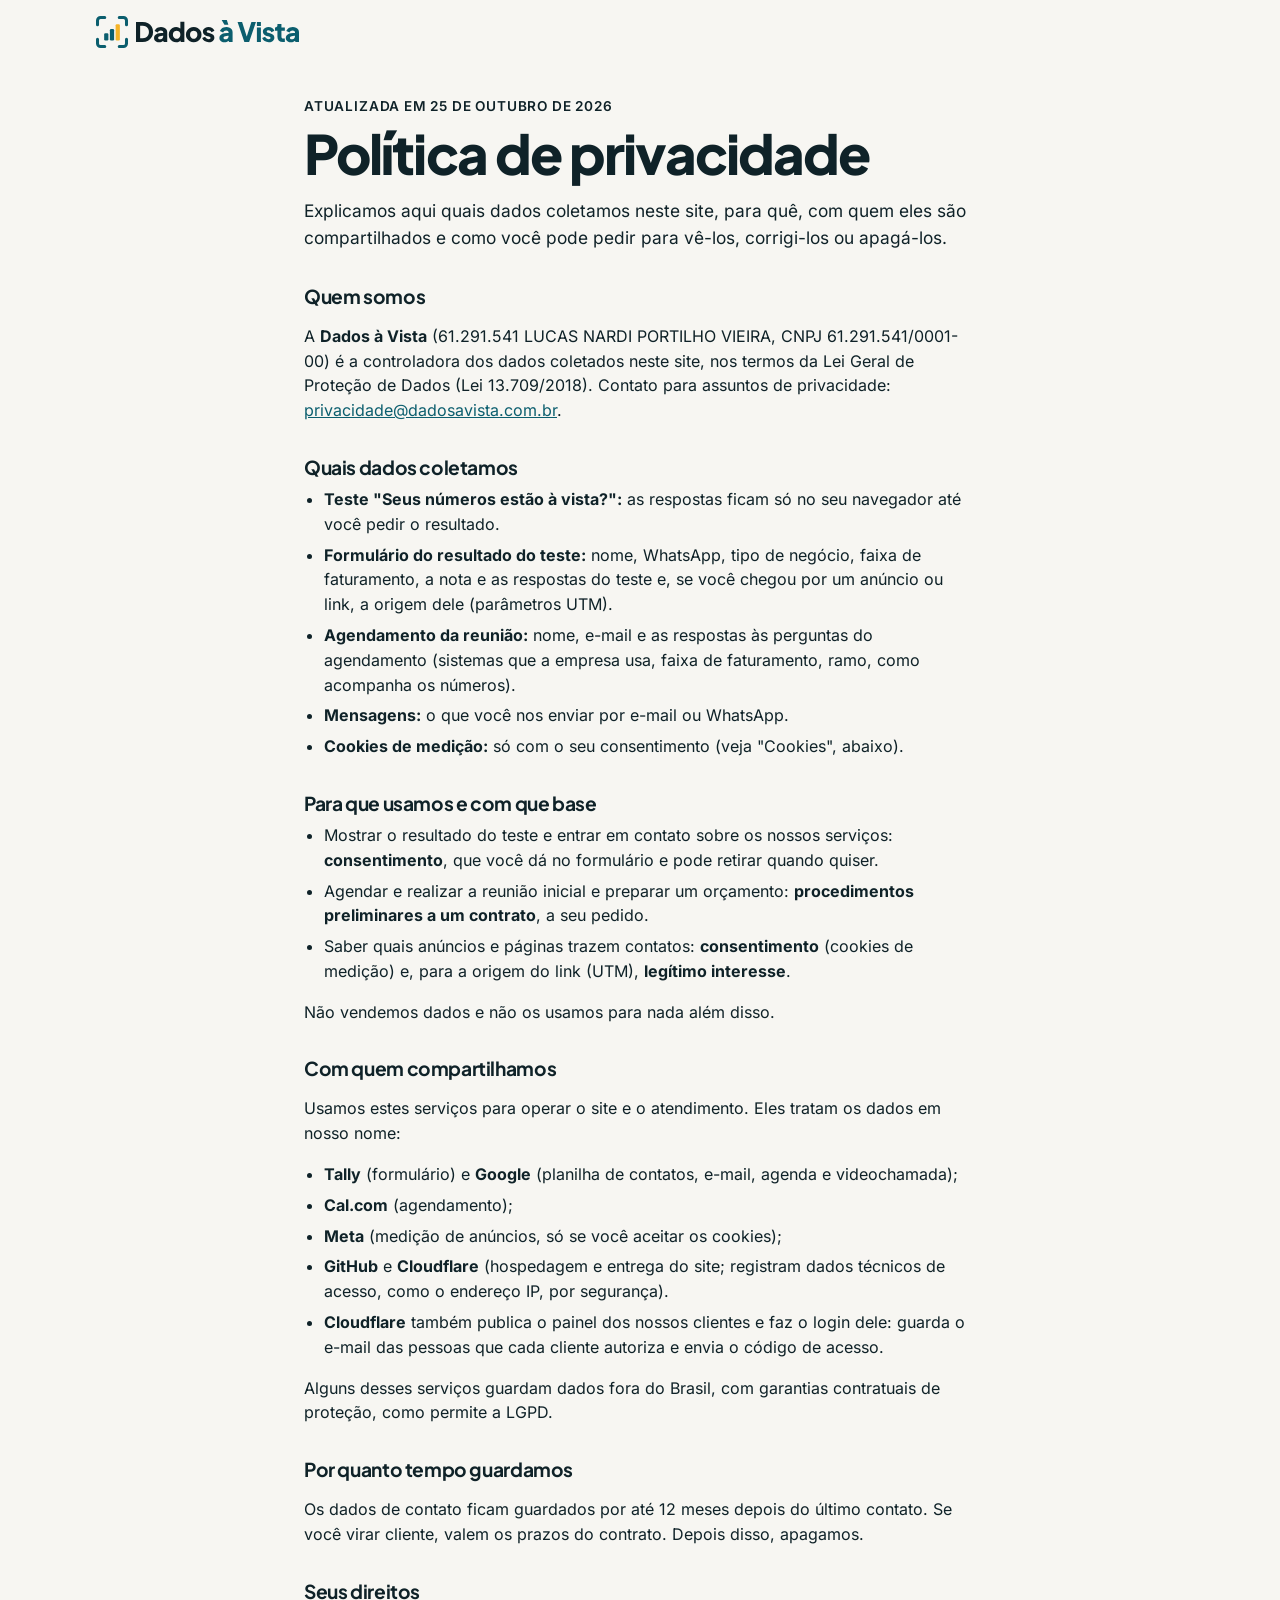
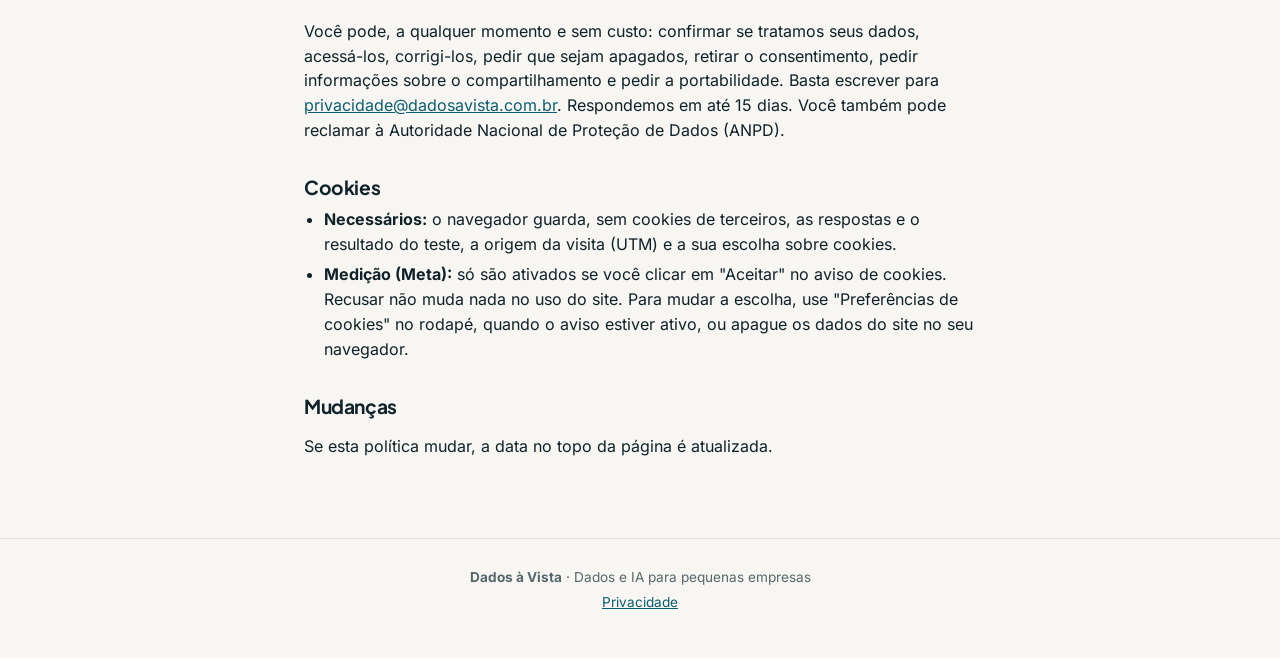
<file: privacidade/index.html>
<!doctype html>
<html lang="pt-BR">
<head>
  <meta charset="utf-8">
  <meta name="viewport" content="width=device-width, initial-scale=1">
  <title>Política de privacidade | Dados à Vista</title>
  <meta name="description" content="Como a Dados à Vista trata os dados de quem faz o teste, preenche o formulário ou agenda uma reunião.">
  <link rel="icon" href="../assets/favicon.svg" type="image/svg+xml">
  <link rel="icon" href="../assets/favicon-32.png" sizes="32x32" type="image/png">
  <link rel="apple-touch-icon" href="../assets/apple-touch-icon.png">
  <meta name="theme-color" content="#f7f6f2">
  <link rel="preload" href="../assets/fonts/inter.woff2" as="font" type="font/woff2" crossorigin>
  <link rel="preload" href="../assets/fonts/plus-jakarta-sans.woff2" as="font" type="font/woff2" crossorigin>
  <link rel="stylesheet" href="../assets/style.css">
</head>
<body>
  <header class="site-header">
    <a class="brand" href="../"><img src="../assets/logo.svg" alt="Dados à Vista" width="203" height="32"></a>
  </header>

  <main class="wrap page-simple legal">
    <p class="eyebrow">Atualizada em 25 de outubro de 2026</p>
    <h1>Política de privacidade</h1>
    <p class="lead">Explicamos aqui quais dados coletamos neste site, para quê, com quem eles são
      compartilhados e como você pode pedir para vê-los, corrigi-los ou apagá-los.</p>

    <h2>Quem somos</h2>
    <p>A <strong>Dados à Vista</strong><span data-config-group hidden> (<span data-config="companyName" hidden></span>, CNPJ
      <span data-config="cnpj" hidden></span>)</span> é a controladora dos dados coletados neste site, nos termos da
      Lei Geral de Proteção de Dados (Lei 13.709/2018). Contato para assuntos de privacidade:
      <a href="mailto:privacidade@dadosavista.com.br">privacidade@dadosavista.com.br</a>.</p>

    <h2>Quais dados coletamos</h2>
    <ul>
      <li><strong>Teste "Seus números estão à vista?":</strong> as respostas ficam só no seu navegador
        até você pedir o resultado.</li>
      <li><strong>Formulário do resultado do teste:</strong> nome, WhatsApp, tipo de negócio, faixa de
        faturamento, a nota e as respostas do teste e, se você chegou por um anúncio ou link, a origem
        dele (parâmetros UTM).</li>
      <li><strong>Agendamento da reunião:</strong> nome, e-mail e as respostas às perguntas do
        agendamento (sistemas que a empresa usa, faixa de faturamento, ramo, como acompanha os números).</li>
      <li><strong>Mensagens:</strong> o que você nos enviar por e-mail ou WhatsApp.</li>
      <li><strong>Cookies de medição:</strong> só com o seu consentimento (veja "Cookies", abaixo).</li>
    </ul>

    <h2>Para que usamos e com que base</h2>
    <ul>
      <li>Mostrar o resultado do teste e entrar em contato sobre os nossos serviços:
        <strong>consentimento</strong>, que você dá no formulário e pode retirar quando quiser.</li>
      <li>Agendar e realizar a reunião inicial e preparar um orçamento: <strong>procedimentos
        preliminares a um contrato</strong>, a seu pedido.</li>
      <li>Saber quais anúncios e páginas trazem contatos: <strong>consentimento</strong> (cookies de
        medição) e, para a origem do link (UTM), <strong>legítimo interesse</strong>.</li>
    </ul>
    <p>Não vendemos dados e não os usamos para nada além disso.</p>

    <h2>Com quem compartilhamos</h2>
    <p>Usamos estes serviços para operar o site e o atendimento. Eles tratam os dados em nosso nome:</p>
    <ul>
      <li><strong>Tally</strong> (formulário) e <strong>Google</strong> (planilha de contatos, e-mail,
        agenda e videochamada);</li>
      <li><strong>Cal.com</strong> (agendamento);</li>
      <li><strong>Meta</strong> (medição de anúncios, só se você aceitar os cookies);</li>
      <li><strong>GitHub</strong> e <strong>Cloudflare</strong> (hospedagem e entrega do site; registram
        dados técnicos de acesso, como o endereço IP, por segurança).</li>
      <li><strong>Cloudflare</strong> também publica o painel dos nossos clientes e faz o login
        dele: guarda o e-mail das pessoas que cada cliente autoriza e envia o código de acesso.</li>
    </ul>
    <p>Alguns desses serviços guardam dados fora do Brasil, com garantias contratuais de proteção, como
      permite a LGPD.</p>

    <h2>Por quanto tempo guardamos</h2>
    <p>Os dados de contato ficam guardados por até 12 meses depois do último contato. Se você virar
      cliente, valem os prazos do contrato. Depois disso, apagamos.</p>

    <h2>Seus direitos</h2>
    <p>Você pode, a qualquer momento e sem custo: confirmar se tratamos seus dados, acessá-los, corrigi-los,
      pedir que sejam apagados, retirar o consentimento, pedir informações sobre o compartilhamento e
      pedir a portabilidade. Basta escrever para
      <a href="mailto:privacidade@dadosavista.com.br">privacidade@dadosavista.com.br</a>. Respondemos em até
      15 dias. Você também pode reclamar à Autoridade Nacional de Proteção de Dados (ANPD).</p>

    <h2 id="cookies">Cookies</h2>
    <ul>
      <li><strong>Necessários:</strong> o navegador guarda, sem cookies de terceiros, as respostas e o resultado
        do teste, a origem da visita (UTM) e a sua escolha sobre cookies.</li>
      <li><strong>Medição (Meta):</strong> só são ativados se você clicar em "Aceitar" no aviso de cookies.
        Recusar não muda nada no uso do site. Para mudar a escolha, use "Preferências de cookies" no
        rodapé, quando o aviso estiver ativo, ou apague os dados do site no seu navegador.</li>
    </ul>

    <h2>Mudanças</h2>
    <p>Se esta política mudar, a data no topo da página é atualizada.</p>
  </main>

  <footer class="site-footer">
    <p><strong>Dados à Vista</strong> · Dados e IA para pequenas empresas</p>
    <p><a href="../privacidade/">Privacidade</a><span data-cookie-prefs hidden> · <a href="#cookies">Preferências de cookies</a></span></p>
  </footer>

  <script src="../assets/config.js"></script>
  <script src="../assets/site.js"></script>
  <script src="../assets/tracking.js"></script>
</body>
</html>
</file>
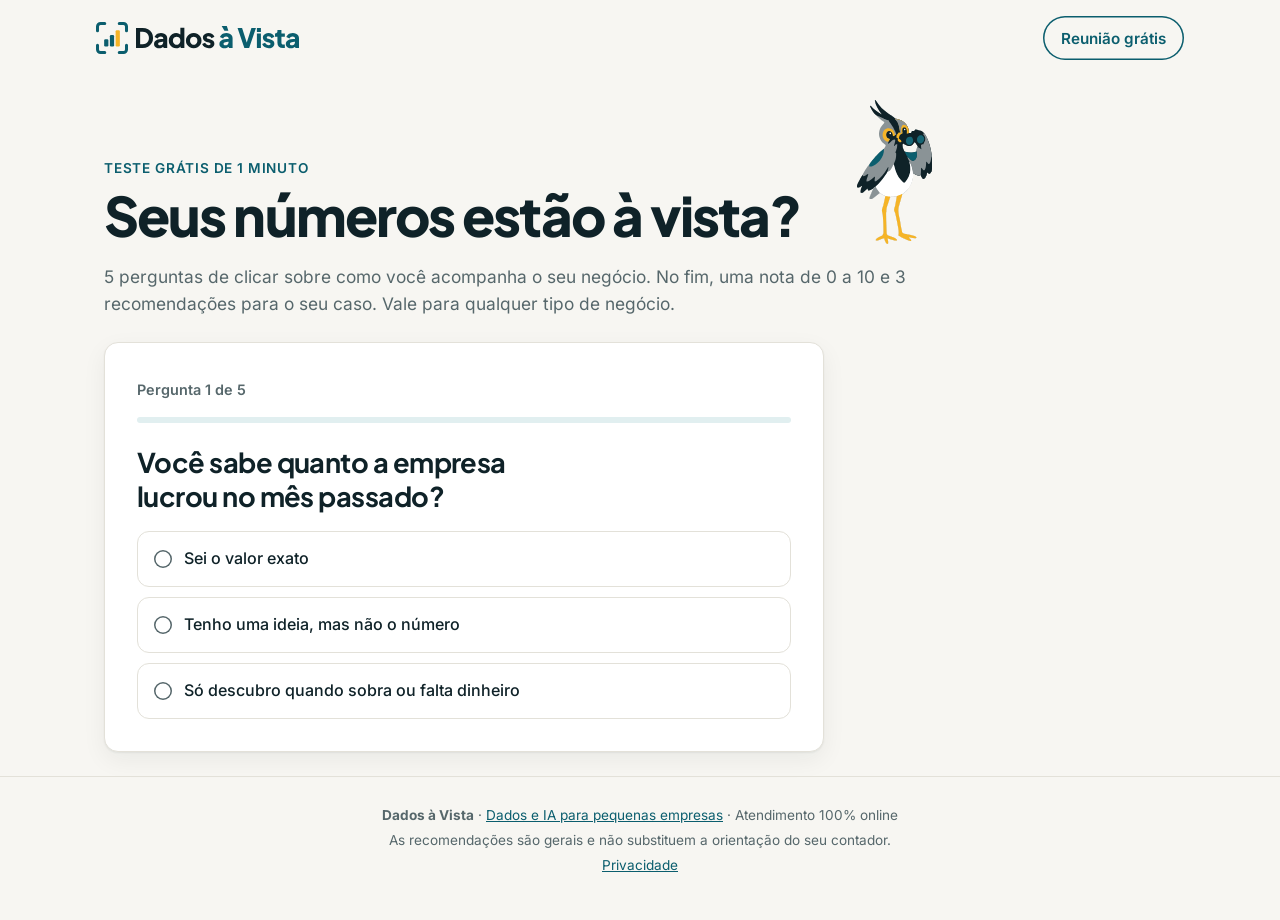
<file: teste/index.html>
<!doctype html>
<html lang="pt-BR">
<head>
  <meta charset="utf-8">
  <meta name="viewport" content="width=device-width, initial-scale=1">
  <title>Seus números estão à vista? Teste de 1 minuto | Dados à Vista</title>
  <meta name="description" content="5 perguntas sobre como você acompanha lucro, margem, contas a receber e caixa. Receba uma nota de 0 a 10 e 3 recomendações para o seu negócio.">
  <meta property="og:title" content="Seus números estão à vista? Teste de 1 minuto">
  <meta property="og:description" content="5 perguntas, uma nota de 0 a 10 e 3 recomendações para o seu negócio.">
  <meta property="og:type" content="website">
  <meta property="og:image" content="https://dadosavista.com.br/assets/og.png">
  <link rel="icon" href="../assets/favicon.svg" type="image/svg+xml">
  <link rel="icon" href="../assets/favicon-32.png" sizes="32x32" type="image/png">
  <link rel="apple-touch-icon" href="../assets/apple-touch-icon.png">
  <meta name="theme-color" content="#f7f6f2">
  <link rel="preload" href="../assets/fonts/inter.woff2" as="font" type="font/woff2" crossorigin>
  <link rel="preload" href="../assets/fonts/plus-jakarta-sans.woff2" as="font" type="font/woff2" crossorigin>
  <link rel="stylesheet" href="../assets/style.css">
</head>
<body>
  <header class="site-header">
    <a class="brand" href="../"><img src="../assets/logo.svg" alt="Dados à Vista" width="203" height="32"></a>
    <a class="btn btn-ghost js-cal" href="#">Reunião grátis</a>
  </header>

  <main class="wrap quiz-page">
    <section class="hero">
      <div class="section-head">
        <div>
          <p class="eyebrow">Teste grátis de 1 minuto</p>
          <h1>Seus números estão à vista?</h1>
        </div>
        <img class="mascot-stand is-lg" src="../assets/mascote-binoculo.svg" alt="" width="62" height="120">
      </div>
      <p class="lead">5 perguntas de clicar sobre como você acompanha o seu negócio. No fim, uma nota de
        0 a 10 e 3 recomendações para o seu caso. Vale para qualquer tipo de negócio.</p>
    </section>

    <section class="card quiz" id="quiz" aria-live="polite">
      <div class="quiz-top">
        <p class="quiz-progress" id="q-progress">Pergunta 1 de 5</p>
        <button type="button" class="link-btn" id="q-back" hidden>Voltar</button>
      </div>
      <div class="quiz-meter" aria-hidden="true"><span id="q-meter"></span></div>
      <h2 class="quiz-question" id="q-text"></h2>
      <div class="quiz-options" id="q-options"></div>
    </section>

    <section class="card quiz gate-card" id="gate" hidden>
      <img class="mascot-gate" src="../assets/mascote-acenando.svg" alt="" width="70" height="120">
      <h2>Pronto! A sua nota já foi calculada.</h2>
      <p>Diga para quem é o resultado e veja a nota e as 3 recomendações na hora. Leva 20 segundos.</p>
      <div class="actions">
        <button class="btn btn-lg" type="button" id="gate-open">Ver meu resultado</button>
        <button type="button" class="link-btn" id="gate-back">Mudar uma resposta</button>
      </div>
    </section>

    <section class="quiz-result" id="result" hidden>
      <div class="card score-card">
        <p class="result-label">Sua nota</p>
        <p class="score"><span id="r-score">0</span><small>/10</small></p>
        <div class="score-meter" id="r-meter-wrap" role="img" aria-label="Nota 0 de 10"><span id="r-meter"></span></div>
        <div class="score-scale" aria-hidden="true"><span>0</span><span>10</span></div>
        <h2 id="r-band"></h2>
        <p id="r-text"></p>
      </div>

      <h2 class="section-title tips-title">3 recomendações para o seu caso</h2>
      <ol class="tips" id="r-tips"></ol>

      <div class="result-example">
        <div>
          <h2>Assim fica um negócio com os números à vista</h2>
          <p>Um painel com os temas que fazem sentido para o seu negócio (vendas, margem, clientes, caixa
            ou estoque), com os dados dos sistemas e planilhas que você já usa e login no computador e
            no celular.</p>
        </div>
        <figure class="window shot">
          <div class="window-bar" aria-hidden="true"><i></i><i></i><i></i><span>seu-negocio.painel.dadosavista.com.br</span></div>
          <img src="../assets/painel-visao-geral.webp" width="1400" height="1167" loading="lazy"
            alt="Painel de uma loja fictícia: resumo em frases do que os números dizem, faturamento do mês, fechamento previsto com IA, lucro líquido, ticket médio e gráficos de faturamento por mês e de como o mês vai fechar.">
          <figcaption class="shot-note">Painel de uma loja fictícia, com dados de exemplo.</figcaption>
        </figure>
      </div>

      <div class="card cta">
        <div>
          <h2>Quer ver os seus números assim?</h2>
          <p>Numa conversa de 30 minutos por vídeo, sem compromisso, a gente olha a sua nota e mostra como
            ficaria o painel do seu negócio.</p>
        </div>
        <a class="btn btn-light js-cal" href="#">Agendar reunião grátis (30 min)</a>
      </div>
      <p class="center"><button type="button" class="link-btn" id="r-restart">Refazer o teste</button></p>
    </section>
  </main>

  <footer class="site-footer">
    <p><strong>Dados à Vista</strong> · <a href="../">Dados e IA para pequenas empresas</a> · Atendimento 100% online</p>
    <p>As recomendações são gerais e não substituem a orientação do seu contador.</p>
    <p><a href="../privacidade/">Privacidade</a><span data-cookie-prefs hidden> · <a href="../privacidade/#cookies">Preferências de cookies</a></span></p>
  </footer>

  <script src="../assets/config.js"></script>
  <script src="../assets/tracking.js"></script>
  <script src="../assets/teste.js"></script>
  <script src="../assets/teste-pagina.js"></script>
</body>
</html>
</file>
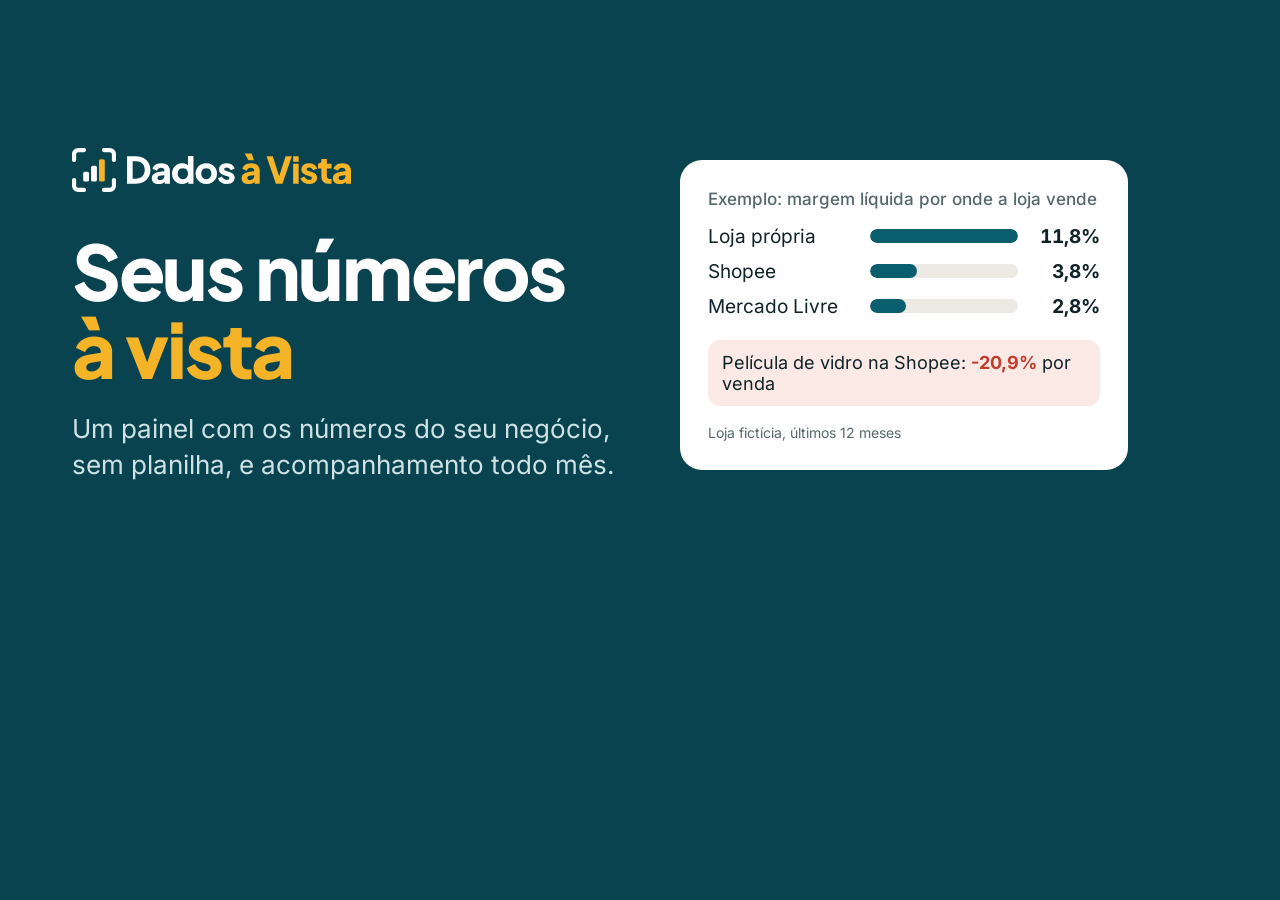
<file: tools/og-image.html>
<!doctype html>
<!-- Source of assets/og.png (1200x630). Regenerate:
     firefox --headless --no-remote --profile _shots/prof --window-size=1200,630 \
       --screenshot assets/og.png file://$PWD/tools/og-image.html -->
<html lang="pt-BR">
<head>
<meta charset="utf-8">
<style>
  @font-face { font-family: "Inter"; src: url("../assets/fonts/inter.woff2") format("woff2"); font-weight: 400 700; }
  @font-face { font-family: "Plus Jakarta Sans"; src: url("../assets/fonts/plus-jakarta-sans.woff2") format("woff2"); font-weight: 700 800; }
  html, body { margin: 0; width: 1200px; height: 630px; overflow: hidden; }
  body { background: #08434f; color: #fff; font-family: "Inter", sans-serif; display: grid; grid-template-columns: 1.25fr 1fr; align-items: center; gap: 48px; padding: 0 72px; box-sizing: border-box; }
  .brand { display: block; height: 44px; margin-bottom: 40px; }
  h1 { font-family: "Plus Jakarta Sans", sans-serif; font-weight: 800; font-size: 76px; line-height: 1.02; letter-spacing: -0.03em; margin: 0 0 24px; }
  h1 span { color: #f5b427; }
  p { font-size: 26px; color: #cfe3e6; margin: 0; line-height: 1.35; }
  .card { background: #fff; color: #0f2228; border-radius: 22px; padding: 28px; }
  .label { font-size: 17px; color: #56676b; font-weight: 500; margin: 0 0 14px; }
  .row { display: grid; grid-template-columns: 150px 1fr 70px; gap: 12px; align-items: center; font-size: 19px; margin-top: 12px; }
  .track { height: 14px; border-radius: 99px; background: #eceae3; overflow: hidden; }
  .fill { height: 100%; background: #0b5e6e; border-radius: 99px; }
  .val { text-align: right; font-weight: 700; font-variant-numeric: tabular-nums; }
  .loss { color: #c23d2a; }
  .alert { margin-top: 22px; padding: 12px 14px; border-radius: 12px; background: #fbe9e6; font-size: 18px; }
  .note { font-size: 14px; color: #56676b; margin-top: 18px; }
</style>
</head>
<body>
  <div>
    <img class="brand" src="../assets/logo-escuro.svg" alt="Dados à Vista">
    <h1>Seus números<br><span>à vista</span></h1>
    <p>Um painel com os números do seu negócio, sem planilha, e acompanhamento todo mês.</p>
  </div>
  <div class="card">
    <p class="label">Exemplo: margem líquida por onde a loja vende</p>
    <div class="row"><span>Loja própria</span><span class="track"><span class="fill" style="display:block;width:100%"></span></span><span class="val">11,8%</span></div>
    <div class="row"><span>Shopee</span><span class="track"><span class="fill" style="display:block;width:32%"></span></span><span class="val">3,8%</span></div>
    <div class="row"><span>Mercado Livre</span><span class="track"><span class="fill" style="display:block;width:24%"></span></span><span class="val">2,8%</span></div>
    <div class="alert">Película de vidro na Shopee: <strong class="loss">-20,9%</strong> por venda</div>
    <p class="note">Loja fictícia, últimos 12 meses</p>
  </div>
</body>
</html>
</file>
<file: assets/style.css>
/* Brand tokens: see the brand guide (dadosavista-docs › marca/guia-da-marca.md) */
@font-face {
  font-family: "Inter";
  src: url("fonts/inter.woff2") format("woff2");
  font-weight: 400 700;
  font-display: swap;
}
@font-face {
  font-family: "Plus Jakarta Sans";
  src: url("fonts/plus-jakarta-sans.woff2") format("woff2");
  font-weight: 700 800;
  font-display: swap;
}

:root {
  --bg: #f7f6f2;          /* Papel */
  --surface: #ffffff;
  --ink: #0f2228;         /* Tinta */
  --muted: #56676b;       /* Cinza */
  --line: #e3e1d9;
  --brand: #0b5e6e;       /* Petróleo */
  --brand-strong: #08434f;
  --brand-tint: #e1eff0;
  --accent: #f5b427;      /* Sol: fills only, never text on light backgrounds */
  --accent-tint: #fdf1d3;
  --support: #2fb3a4;     /* Ciano */
  --profit: #1a7f45;
  --loss: #c23d2a;
  --loss-tint: #fbe9e6;
  --warn: #8a5a00;
  --radius: 14px;
  --shadow: 0 1px 2px rgb(15 34 40 / 6%), 0 8px 24px rgb(15 34 40 / 6%);
  --font: "Inter", system-ui, -apple-system, "Segoe UI", Roboto, sans-serif;
  --font-display: "Plus Jakarta Sans", var(--font);

  /* Chart series, in this fixed order (validated for colour blindness; brand guide 4.3) */
  --serie-1: #028a9b;     /* Petróleo médio */
  --serie-2: #e29b03;     /* Sol (low contrast: always with labels) */
  --serie-3: #8059bb;
  --serie-4: #d76034;
  --serie-5: #337bd0;
  --serie-6: #ca5794;
  --serie-base: #b8c3c4;  /* the base of a stack (light grey, labelled in the legend) */
  --serie-muted: #8fccdc; /* projections */
  --grafico-anterior: #b8c3c4; /* previous period */
}

* { box-sizing: border-box; }

html { -webkit-text-size-adjust: 100%; }

body {
  margin: 0;
  background: var(--bg);
  color: var(--ink);
  font: 16px/1.55 var(--font);
}

a { color: var(--brand); }

.wrap { max-width: 1120px; margin: 0 auto; padding: 0 16px; }
@media (min-width: 760px) { .wrap { padding: 0 24px; } }
html { scroll-behavior: smooth; scroll-padding-top: 80px; }
@media (prefers-reduced-motion: reduce) { html { scroll-behavior: auto; } }

/* Header */
.site-header {
  display: flex;
  align-items: center;
  justify-content: space-between;
  gap: 12px;
  max-width: 1120px;
  margin: 0 auto;
  padding: 16px;
}
/* Sales page: full-width sticky bar with blur */
.site-header.is-sticky {
  display: block; max-width: none; padding: 0;
  position: sticky; top: 0; z-index: 10;
  background: rgb(247 246 242 / 82%);
  backdrop-filter: saturate(1.4) blur(10px);
  -webkit-backdrop-filter: saturate(1.4) blur(10px);
  border-bottom: 1px solid transparent;
  transition: border-color .2s, box-shadow .2s;
}
.site-header.is-scrolled { border-bottom-color: var(--line); box-shadow: 0 6px 20px rgb(15 34 40 / 5%); }
.site-header-inner { display: flex; align-items: center; gap: 16px; max-width: 1120px; margin: 0 auto; padding: 12px 16px; }
@media (min-width: 760px) { .site-header-inner { padding: 14px 24px; } }
.site-nav { display: none; gap: 24px; margin-left: auto; }
.site-nav a { color: var(--muted); text-decoration: none; font-weight: 500; font-size: .95rem; }
.site-nav a:hover { color: var(--ink); }
.site-header-inner .btn { margin-left: auto; }
@media (min-width: 900px) { .site-nav { display: flex; } .site-header-inner .btn { margin-left: 8px; } }
.brand { display: block; flex: none; line-height: 0; }
.brand img { display: block; width: auto; height: 28px; }
@media (min-width: 760px) { .brand img { height: 32px; } }

/* Buttons */
.btn {
  display: inline-flex;
  align-items: center;
  justify-content: center;
  min-height: 44px;
  padding: 10px 18px;
  border: 0;
  border-radius: 999px;
  background: var(--brand);
  color: #fff;
  font: 600 0.95rem var(--font);
  text-decoration: none;
  cursor: pointer;
}
.btn { transition: background .15s, transform .15s, box-shadow .15s; }
.btn:hover { background: var(--brand-strong); transform: translateY(-1px); box-shadow: 0 6px 16px rgb(11 94 110 / 18%); }
.btn-sm { min-height: 38px; padding: 8px 14px; font-size: .9rem; }
.btn-lg { min-height: 50px; padding: 12px 22px; font-size: 1rem; }
.btn-ghost { background: transparent; color: var(--brand); box-shadow: inset 0 0 0 1.5px var(--brand); }
.btn-ghost:hover { background: var(--brand-tint); box-shadow: inset 0 0 0 1.5px var(--brand); }
.btn-light { background: #fff; color: var(--brand-strong); }
.btn-light:hover { background: var(--brand-tint); }

/* Hero */
.hero { padding: 24px 0 8px; max-width: 720px; }
.hero:has(.mascot-stand) { max-width: 840px; } /* room for the mascot beside the title */
.eyebrow {
  margin: 0 0 8px;
  color: var(--brand);
  font-weight: 600;
  font-size: 0.85rem;
  text-transform: uppercase;
  letter-spacing: 0.06em;
}
h1, h2, h3 { font-family: var(--font-display); font-weight: 700; }
h1 { margin: 0 0 16px; font-size: clamp(2.1rem, 6vw, 3.4rem); font-weight: 800; line-height: 1.05; letter-spacing: -0.035em; }
h1 .hl { color: var(--brand); }
h1, h2 { text-wrap: balance; }
h2 { margin: 0 0 12px; font-size: 1.3rem; line-height: 1.25; letter-spacing: -0.02em; }
.lead { margin: 0; color: var(--muted); font-size: 1.08rem; }

/* Cards and layout */
.card {
  background: var(--surface);
  border: 1px solid var(--line);
  border-radius: var(--radius);
  box-shadow: var(--shadow);
  padding: 20px;
}
.hint { font-size: 0.8rem; color: var(--muted); margin: 0; }

details { border-top: 1px solid var(--line); padding-top: 12px; }
summary { cursor: pointer; font-weight: 600; min-height: 32px; }

/* Quiz (/teste): one question at a time, then the lead gate, then the result */
.quiz-page .hero { padding-bottom: 0; }
.quiz { max-width: 720px; margin: 24px 0 16px; padding: 24px; }
@media (min-width: 760px) { .quiz { padding: 32px; } }
.quiz-top { display: flex; align-items: center; justify-content: space-between; gap: 12px; min-height: 32px; }
.quiz-progress { margin: 0; color: var(--muted); font-weight: 600; font-size: .9rem; }
.quiz-meter { height: 6px; margin: 10px 0 22px; border-radius: 999px; background: var(--brand-tint); overflow: hidden; }
.quiz-meter span { display: block; height: 100%; width: 0; border-radius: 999px; background: var(--brand); transition: width .25s ease; }
.quiz-question { font-size: clamp(1.3rem, 3.6vw, 1.7rem); margin-bottom: 18px; }
.quiz-options { display: grid; gap: 10px; }
.quiz-option {
  display: flex; align-items: center; min-height: 56px; padding: 12px 16px; text-align: left;
  border: 1.5px solid var(--line); border-radius: 12px; background: #fff; color: var(--ink);
  font: 500 1rem/1.35 var(--font); cursor: pointer; transition: border-color .15s, background .15s;
}
.quiz-option::before {
  content: ""; flex: none; width: 18px; height: 18px; margin-right: 12px; border-radius: 50%;
  box-shadow: inset 0 0 0 1.5px var(--muted); background: #fff;
}
.quiz-option:hover { border-color: var(--brand); background: var(--brand-tint); }
.quiz-option:focus-visible { outline: 3px solid var(--brand-tint); border-color: var(--brand); }
.quiz-option[aria-pressed="true"] { border-color: var(--brand); background: var(--brand-tint); }
.quiz-option[aria-pressed="true"]::before { box-shadow: inset 0 0 0 5px var(--brand); }
.link-btn { padding: 6px 0; border: 0; background: none; color: var(--brand); font: 600 .95rem var(--font); text-decoration: underline; text-underline-offset: 3px; cursor: pointer; }
.gate-card { position: relative; }
.gate-card p { color: var(--muted); max-width: 52ch; margin: 0; }
.gate-card .actions { align-items: center; gap: 16px; margin-bottom: 0; }
.mascot-gate { display: block; width: auto; height: 96px; margin: 0 0 12px; }

.quiz-result { margin: 24px 0 0; }
.score-card { max-width: 720px; padding: 24px; }
@media (min-width: 760px) { .score-card { padding: 32px; } }
.score-card > p:last-child { margin: 0; color: var(--muted); }
.result-label { margin: 0; color: var(--muted); font-weight: 600; }
.score { margin: 2px 0 12px; font-family: var(--font-display); font-weight: 800; font-size: clamp(3.2rem, 12vw, 4.4rem); line-height: 1; letter-spacing: -0.04em; color: var(--brand-strong); }
.score small { font-size: .4em; color: var(--muted); letter-spacing: 0; margin-left: 4px; }
.score-meter { height: 12px; border-radius: 999px; background: var(--brand-tint); overflow: hidden; }
.score-meter span { display: block; height: 100%; width: 0; border-radius: 999px; background: var(--brand); }
.score-scale { display: flex; justify-content: space-between; margin: 4px 0 16px; font-size: .8rem; color: var(--muted); font-variant-numeric: tabular-nums; }
.score-card h2 { margin-bottom: 6px; }
.tips-title { margin: 40px 0 16px; font-size: clamp(1.3rem, 3.6vw, 1.7rem); }
.tips { list-style: none; margin: 0; padding: 0; display: grid; gap: 16px; }
@media (min-width: 860px) { .tips { grid-template-columns: repeat(3, 1fr); } }
.tip { padding: 22px; }
.tip p { margin: 0; color: var(--muted); }
.tip-n {
  display: inline-grid; place-items: center; width: 32px; height: 32px; margin-bottom: 12px; border-radius: 50%;
  background: var(--accent-tint); color: var(--ink); font: 800 1rem var(--font-display);
}
.result-example { display: grid; gap: 20px; align-items: center; margin: 48px 0 40px; }
.result-example p { color: var(--muted); margin: 0; }
@media (min-width: 860px) { .result-example { grid-template-columns: 1fr 1.25fr; gap: 40px; } }

/* Call to action */
.cta {
  background: var(--brand-strong);
  color: #fff;
  border: 0;
  margin-bottom: 24px;
  display: grid;
  gap: 12px;
}
.cta h2 { color: #fff; }
.cta p { margin: 0; color: #cfe3e6; }
@media (min-width: 760px) {
  .cta { grid-template-columns: 1fr auto; align-items: center; padding: 28px; }
}

.site-footer { padding: 24px 16px 40px; margin-top: 24px; border-top: 1px solid var(--line); text-align: center; color: var(--muted); font-size: 0.85rem; }
.site-footer p { margin: 4px 0; }

/* ---------- Sales page ---------- */
[hidden] { display: none !important; }
h3 { margin: 0 0 8px; font-size: 1.08rem; letter-spacing: -0.015em; }
.center { text-align: center; }
.actions { display: flex; flex-wrap: wrap; gap: 10px; margin: 24px 0 12px; }
.hint.spaced { margin-top: 14px; }

/* Hero band: "manhã" gradient over faint graph paper */
.hero-band {
  position: relative; overflow: hidden;
  background:
    radial-gradient(55% 60% at 8% 0%, #fbefc9 0%, transparent 70%),
    radial-gradient(50% 70% at 95% 10%, #d6eeea 0%, transparent 70%),
    radial-gradient(60% 60% at 60% 100%, #e1eff0 0%, transparent 70%),
    var(--bg);
  border-bottom: 1px solid var(--line);
}
.hero-band::before {
  content: ""; position: absolute; inset: 0; pointer-events: none;
  background-image:
    linear-gradient(rgb(15 34 40 / 4.5%) 1px, transparent 1px),
    linear-gradient(90deg, rgb(15 34 40 / 4.5%) 1px, transparent 1px);
  background-size: 32px 32px;
  -webkit-mask-image: radial-gradient(80% 70% at 70% 30%, #000 30%, transparent 85%);
  mask-image: radial-gradient(80% 70% at 70% 30%, #000 30%, transparent 85%);
}
.home-hero { position: relative; display: grid; gap: 32px; padding-top: 24px; padding-bottom: 32px; }
.home-hero .hero { padding: 16px 0 0; max-width: 620px; }
.home-hero .lead { font-size: clamp(1.02rem, 2.2vw, 1.15rem); }
@media (min-width: 960px) {
  .home-hero { grid-template-columns: 1.05fr 1fr; align-items: center; padding-top: 56px; padding-bottom: 56px; gap: 48px; }
}

/* Dashboard window */
.window {
  margin: 0; background: var(--surface); border: 1px solid var(--line); border-radius: 18px; overflow: hidden;
  box-shadow: 0 2px 4px rgb(15 34 40 / 4%), 0 24px 60px -12px rgb(15 34 40 / 22%);
}
@media (min-width: 960px) {
  .window { transform: perspective(1400px) rotateY(-5deg) rotateX(2deg); transition: transform .5s ease; }
  .window:hover { transform: none; }
}
@media (prefers-reduced-motion: reduce) { .window, .window:hover { transform: none; } }
.window-bar { display: flex; align-items: center; gap: 6px; padding: 10px 14px; background: #fbfaf7; border-bottom: 1px solid var(--line); }
.window-bar i { width: 10px; height: 10px; border-radius: 50%; background: var(--line); }
.window-bar span { margin-left: 8px; font-size: .75rem; color: var(--muted); font-family: ui-monospace, SFMono-Regular, Menlo, monospace; }
.window-body { padding: 18px; }
/* Hero: a real capture of the painel inside the browser frame */
.window.shot img { display: block; width: 100%; height: auto; }
.window.shot .shot-note { margin: 0; padding: 8px 14px; font-size: .75rem; color: var(--muted); border-top: 1px solid var(--line); background: #fbfaf7; }
.mock-head { display: flex; flex-wrap: wrap; justify-content: space-between; align-items: center; gap: 8px; font-weight: 600; margin-bottom: 14px; }
.seal { display: inline-flex; align-items: center; gap: 6px; font-size: .72rem; font-weight: 600; color: var(--warn); background: var(--accent-tint); border-radius: 999px; padding: 3px 10px; }
.seal::before { content: ""; width: 6px; height: 6px; border-radius: 50%; background: currentColor; }
.tag { font-size: 0.75rem; font-weight: 600; color: var(--muted); background: var(--bg); border: 1px solid var(--line); border-radius: 999px; padding: 2px 10px; }
.live { display: inline-flex; align-items: center; gap: 6px; font-size: .72rem; font-weight: 600; color: var(--profit); }
.live::before { content: ""; width: 7px; height: 7px; border-radius: 50%; background: currentColor; box-shadow: 0 0 0 3px rgb(26 127 69 / 15%); }
.kpis { display: grid; grid-template-columns: repeat(2, 1fr); gap: 8px; }
.kpis > div { position: relative; background: var(--bg); border-radius: 10px; padding: 10px; min-width: 0; }
.kpi-label { margin: 0; font-size: 0.72rem; color: var(--muted); line-height: 1.3; }
.kpi-value { margin: 2px 0 0; font-family: var(--font-display); font-size: clamp(1.25rem, 5vw, 1.6rem); font-weight: 800; letter-spacing: -0.02em; line-height: 1.2; font-variant-numeric: tabular-nums; }
.kpi-value.is-warn { color: var(--loss); }
.delta { margin: 4px 0 0; font-size: .74rem; font-weight: 700; font-variant-numeric: tabular-nums; }
.delta span { color: var(--muted); font-weight: 500; }
.delta.up { color: var(--profit); } .delta.down { color: var(--loss); } .delta.warn { color: var(--warn); }
.mock-row { display: flex; flex-wrap: wrap; align-items: baseline; justify-content: space-between; gap: 4px 12px; margin: 16px 0 8px; }
.mock-row .mock-sub { margin: 0; }
.forecast { margin: 0; font-size: .78rem; color: var(--muted); }
.forecast strong { color: var(--ink); }
.forecast .ai-seal { margin: 0 2px 0 0; }
.mock-sub { margin: 16px 0 8px; font-size: 0.72rem; font-weight: 600; color: var(--muted); text-transform: uppercase; letter-spacing: 0.08em; }
.line-chart { display: block; width: 100%; height: 84px; overflow: visible; }
.line-chart .grid line, .chart-card .grid line { stroke: var(--line); stroke-width: 1; vector-effect: non-scaling-stroke; }
.line-chart .area { fill: url(#area); }
.line-chart .line { fill: none; stroke: var(--serie-1); stroke-width: 2.4; stroke-linejoin: round; stroke-linecap: round; vector-effect: non-scaling-stroke; }
.line-chart .line.is-forecast { stroke-dasharray: 4 4; }
.line-chart .band-forecast { fill: var(--brand-tint); }
.hbars { list-style: none; margin: 0; padding: 0; display: grid; gap: 8px; }
.hbars li { display: grid; grid-template-columns: 7.5em 1fr 3.2em; align-items: center; gap: 8px; font-size: 0.88rem; }
.hb-track { height: 10px; background: var(--bg); border-radius: 999px; overflow: hidden; }
.hb-fill { display: block; height: 100%; background: var(--serie-1); border-radius: 999px; }
.hb-val { text-align: right; font-variant-numeric: tabular-nums; font-weight: 600; }
.alerts { list-style: none; margin: 0; padding: 0; display: grid; gap: 6px; }
.alerts li { display: grid; grid-template-columns: auto 1fr auto; align-items: center; gap: 10px; padding: 7px 10px; border-radius: 10px; background: var(--bg); font-size: .85rem; line-height: 1.3; }
.alerts strong { font-variant-numeric: tabular-nums; white-space: nowrap; }
.al-ico { display: grid; place-items: center; width: 22px; height: 22px; border-radius: 50%; font-size: .68rem; font-weight: 800; }
.alerts .is-loss .al-ico { background: var(--loss-tint); color: var(--loss); } .alerts .is-loss strong { color: var(--loss); }
.alerts .is-warn .al-ico { background: var(--accent-tint); color: var(--warn); } .alerts .is-warn strong { color: var(--warn); }
.alerts .is-good .al-ico { background: #e3f2e9; color: var(--profit); } .alerts .is-good strong { color: var(--profit); }

/* Focus frame: the corners of the brand symbol, highlighting one number */
.focus::before, .focus::after, .focus > i::before, .focus > i::after {
  content: ""; position: absolute; width: 12px; height: 12px; border: 3px solid var(--accent); pointer-events: none;
}
.focus::before { top: -5px; left: -5px; border-right: 0; border-bottom: 0; border-top-left-radius: 6px; }
.focus::after { top: -5px; right: -5px; border-left: 0; border-bottom: 0; border-top-right-radius: 6px; }
.focus > i::before { bottom: -5px; left: -5px; border-right: 0; border-top: 0; border-bottom-left-radius: 6px; }
.focus > i::after { bottom: -5px; right: -5px; border-left: 0; border-top: 0; border-bottom-right-radius: 6px; }

/* Data sources strip */
.sources { position: relative; display: flex; flex-wrap: wrap; align-items: center; gap: 8px; padding-bottom: 28px; }
.sources-label { font-size: .78rem; font-weight: 600; color: var(--muted); text-transform: uppercase; letter-spacing: .08em; margin-right: 6px; }
.chip { font-size: .88rem; font-weight: 600; color: var(--ink); background: var(--surface); border: 1px solid var(--line); border-radius: 999px; padding: 5px 12px; }
.chip.is-muted { color: var(--muted); font-weight: 500; background: transparent; }

/* Sections */
.section { padding-top: clamp(48px, 8vw, 88px); }
.section-title { font-size: clamp(1.5rem, 4vw, 2.2rem); line-height: 1.15; margin-bottom: 20px; max-width: 30ch; text-wrap: balance; }
.section .eyebrow { margin-bottom: 10px; }
.section-lead { margin: -8px 0 20px; color: var(--muted); max-width: 640px; }
.band { margin-top: clamp(48px, 8vw, 88px); background: var(--surface); border-top: 1px solid var(--line); border-bottom: 1px solid var(--line); }
.band > .section { padding-top: clamp(40px, 6vw, 72px); padding-bottom: clamp(40px, 6vw, 72px); }
.cards-2, .cards-3 { display: grid; gap: 16px; }
@media (min-width: 760px) { .cards-2 { grid-template-columns: 1fr 1fr; } }
@media (min-width: 760px) { .cards-3 { grid-template-columns: repeat(3, 1fr); } }
:where(.section .card) p { margin: 0; }
:where(.section .card) p + p { margin-top: 8px; }
.cards-2 .card p, .cards-3 .card p, .steps .card p { color: var(--muted); }
.cards-2 .card, .cards-3 .card { padding: 24px; transition: transform .2s, box-shadow .2s; }
.cards-2 .card:hover, .cards-3 .card:hover { transform: translateY(-2px); box-shadow: 0 2px 4px rgb(15 34 40 / 5%), 0 16px 32px rgb(15 34 40 / 8%); }

/* Icon tiles (Lucide, 2 px line) */
.tile { display: grid; place-items: center; width: 44px; height: 44px; margin-bottom: 14px; border-radius: 12px; background: var(--brand-tint); color: var(--brand); }
.tile svg { width: 22px; height: 22px; fill: none; stroke: currentColor; stroke-width: 2; stroke-linecap: round; stroke-linejoin: round; }
.tile.is-warm { background: var(--accent-tint); color: var(--warn); }

/* Example charts */
.charts { display: grid; gap: 16px; }
@media (min-width: 640px) { .charts { grid-template-columns: 1fr 1fr; } }
@media (min-width: 1000px) { .charts { grid-template-columns: repeat(4, 1fr); } }
.chart-card { margin: 0; display: flex; flex-direction: column; gap: 12px; box-shadow: none; background: var(--bg); }
.chart-card figcaption { display: grid; gap: 2px; }
.chart-card figcaption strong { font-family: var(--font-display); font-size: 1.02rem; letter-spacing: -0.01em; }
.chart-card figcaption span { font-size: .88rem; color: var(--muted); }
.chart-card svg { width: 100%; height: auto; overflow: visible; }
.chart-card .line { fill: none; stroke: var(--serie-1); stroke-width: 2.5; stroke-linecap: round; stroke-linejoin: round; }
.chart-card .line.is-muted { stroke: var(--grafico-anterior); stroke-dasharray: 4 4; stroke-width: 2; }
.chart-card .dot { fill: var(--accent); stroke: var(--surface); stroke-width: 2; }
.chart-card .axis { stroke: #c9cfcf; stroke-width: 1; }
.chart-card .bar { fill: var(--serie-1); }
.chart-card .bar.is-loss { fill: var(--loss); }
.chart-card .bar.is-muted { fill: var(--serie-muted); }
/* Receivables by age: on time, then an ordinal red arm (Vermelho 400/600/800) */
.chart-card .seg.s1 { fill: var(--serie-1); } .chart-card .seg.s2 { fill: #f97e6e; }
.chart-card .seg.s3 { fill: #c2372b; } .chart-card .seg.s4 { fill: #82110b; }
.chart-card text { font: 500 10px var(--font); fill: var(--muted); }
.chart-note { margin: auto 0 0; font-size: .88rem; color: var(--muted); }
.chart-note .up { color: var(--profit); font-weight: 700; }
.chart-note .down { color: var(--loss); font-weight: 700; }
.chart-note .warn { color: var(--warn); font-weight: 700; }

/* Steps as a timeline: duration on each step, arrows between them, the last one repeats monthly */
.steps { list-style: none; margin: 0; padding: 0; display: grid; gap: 28px; counter-reset: step; }
@media (min-width: 1000px) { .steps { grid-template-columns: repeat(4, 1fr); gap: 32px; } }
.steps .card { position: relative; padding: 22px 22px 24px; }
.steps .card:not(:last-child)::after {
  content: ""; position: absolute; left: 50%; top: 100%; width: 28px; height: 28px; margin-left: -14px; z-index: 1; border-radius: 50%;
  background: var(--bg) url("data:image/svg+xml,%3Csvg xmlns='http://www.w3.org/2000/svg' viewBox='0 0 24 24' fill='none' stroke='%230b5e6e' stroke-width='2.5' stroke-linecap='round' stroke-linejoin='round'%3E%3Cpath d='M12 5v14M19 12l-7 7-7-7'/%3E%3C/svg%3E") center / 16px no-repeat;
}
@media (min-width: 1000px) {
  .steps .card:not(:last-child)::after { left: 100%; top: 50%; margin: -14px 0 0 2px; transform: rotate(-90deg); }
}
.step-top { display: flex; align-items: center; justify-content: space-between; gap: 8px; margin-bottom: 14px; }
.step-top .tile { margin: 0; }
.step-time { font-size: .75rem; font-weight: 700; color: var(--brand-strong); background: var(--brand-tint); border-radius: 999px; padding: 3px 10px; white-space: nowrap; }
.steps h3 { display: flex; align-items: center; gap: 8px; }
.step-n {
  display: inline-grid; place-items: center; flex: none;
  width: 24px; height: 24px; border-radius: 7px; background: var(--accent); color: var(--ink);
  font: 800 .8rem var(--font-display);
}
.steps .card.is-loop { background: var(--brand-strong); border-color: var(--brand-strong); color: #fff; }
.steps .card.is-loop p { color: #cfe3e6; }
.steps .card.is-loop .tile { background: rgb(255 255 255 / 12%); color: var(--accent); }
.steps .card.is-loop .step-time { background: var(--accent); color: var(--ink); }

/* "Na prática" loop under the steps: square video next to its text version */
.how-loop { display: grid; gap: 20px; margin: 28px 0 0; padding: 16px; align-items: center; }
.how-loop video { display: block; width: 100%; height: auto; aspect-ratio: 1; border-radius: 10px; background: var(--bg); }
.how-loop h3 { font-size: 1.15rem; margin-top: 4px; }
.how-loop ul { margin: 12px 0 0; padding-left: 0; list-style: none; display: grid; gap: 8px; color: var(--muted); }
.how-loop strong { color: var(--ink); }
@media (min-width: 760px) { .how-loop { grid-template-columns: minmax(0, 400px) 1fr; gap: 36px; padding: 24px; } }

/* Expert note under the steps */
.expert { display: grid; gap: 14px; margin-top: 28px; padding: 24px; border-left: 4px solid var(--accent); }
.expert .tile { margin: 0; }
.expert h3 { font-size: 1.15rem; }
.expert p { color: var(--muted); max-width: 760px; }
@media (min-width: 640px) { .expert { grid-template-columns: auto 1fr; align-items: start; padding: 28px; } }

/* Dark band: the technology behind the dashboards */
.band-dark {
  margin-top: clamp(48px, 8vw, 88px); color: #fff;
  background-color: var(--brand-strong);
  background-image: url("data:image/svg+xml,%3Csvg xmlns='http://www.w3.org/2000/svg' width='48' height='48' viewBox='0 0 64 64'%3E%3Cg fill='%23ffffff' fill-opacity='.05'%3E%3Crect x='19' y='34' width='7' height='12' rx='2'/%3E%3Crect x='28.5' y='27' width='7' height='19' rx='2'/%3E%3Crect x='38' y='19' width='7' height='27' rx='2'/%3E%3C/g%3E%3C/svg%3E");
}
.band-dark > .section { padding-top: clamp(40px, 6vw, 72px); padding-bottom: clamp(40px, 6vw, 72px); }
.band-dark .eyebrow { color: var(--accent); }
.band-dark .section-lead { color: #cfe3e6; }

/* Plans */
.plans { display: grid; gap: 16px; margin-bottom: 14px; }
@media (min-width: 900px) { .plans { grid-template-columns: repeat(3, 1fr); align-items: stretch; } }
.plan { position: relative; display: flex; flex-direction: column; gap: 6px; padding: 28px; }
.plan h3 { font-size: 1.4rem; margin: 0; }
.plan-for { color: var(--muted); }
.plan .price { margin: 10px 0 0; font-family: var(--font-display); font-size: 2.2rem; font-weight: 800; letter-spacing: -0.03em; line-height: 1.15; }
.price .from { display: block; font-size: 0.85rem; font-weight: 600; color: var(--muted); letter-spacing: 0; font-family: var(--font); }
.price .unit { font-size: 0.9rem; font-weight: 500; color: var(--muted); letter-spacing: 0; font-family: var(--font); }
.price-sub { color: var(--muted); }
.price-sub strong { color: var(--ink); }
.checks { list-style: none; margin: 14px 0 22px; padding: 0; display: grid; gap: 10px; }
.checks li { position: relative; padding-left: 26px; }
.checks li::before {
  content: ""; position: absolute; left: 2px; top: 0.35em;
  width: 14px; height: 8px; border-left: 2.5px solid var(--profit); border-bottom: 2.5px solid var(--profit);
  transform: rotate(-45deg);
}
.plan .btn { margin-top: auto; }
.plan-featured { padding: 27px; border: 2px solid var(--brand); box-shadow: 0 2px 4px rgb(15 34 40 / 5%), 0 24px 48px -16px rgb(11 94 110 / 30%); }
.badge {
  position: absolute; top: 18px; right: 18px; margin: 0; padding: 3px 10px; border-radius: 999px;
  background: var(--accent); color: var(--ink); font-size: 0.78rem; font-weight: 700;
}

/* Guarantee */
.guarantee { display: grid; gap: 20px; background: var(--brand-tint); border-color: #c5dfe2; padding: 28px; box-shadow: none; }
.guarantee h2 { font-size: clamp(1.15rem, 3.5vw, 1.5rem); margin: 0; color: var(--brand-strong); }
.guarantee-note { margin: 10px 0 0; font-size: .9rem; color: var(--muted); }
.referral { background: var(--surface); border-radius: 12px; padding: 18px; }
.referral p { color: var(--muted); }
@media (min-width: 760px) { .guarantee { grid-template-columns: 1.4fr 1fr; align-items: center; padding: 36px; } }

/* FAQ */
.faq { display: grid; gap: 10px; }
@media (min-width: 900px) { .faq { grid-template-columns: 1fr 1fr; align-items: start; } }
.faq details { border-top: 1px solid var(--line); padding: 16px 20px; box-shadow: none; }
.faq summary { font-weight: 600; list-style: none; display: flex; justify-content: space-between; gap: 12px; }
.faq summary::-webkit-details-marker { display: none; }
.faq summary::after { content: "+"; flex: none; width: 24px; height: 24px; display: grid; place-items: center; border-radius: 50%; background: var(--brand-tint); color: var(--brand); font-weight: 700; transition: transform .2s; }
.faq details[open] summary::after { transform: rotate(45deg); }
.faq details p { margin-top: 10px; color: var(--muted); }


/* CTA: dark card with the bar pattern and the mascot peeking over the top edge */
.cta {
  position: relative; overflow: visible; margin-top: 40px;
  background-color: var(--brand-strong);
  background-image: url("data:image/svg+xml,%3Csvg xmlns='http://www.w3.org/2000/svg' width='48' height='48' viewBox='0 0 64 64'%3E%3Cg fill='%23ffffff' fill-opacity='.07'%3E%3Crect x='19' y='34' width='7' height='12' rx='2'/%3E%3Crect x='28.5' y='27' width='7' height='19' rx='2'/%3E%3Crect x='38' y='19' width='7' height='27' rx='2'/%3E%3C/g%3E%3C/svg%3E");
}
.mascot-peek { position: absolute; right: 28px; bottom: 100%; width: 80px; height: auto; margin-bottom: -1px; }
@media (min-width: 760px) { .mascot-peek { width: 96px; right: 48px; } }
.btn-outline-light { background: transparent; color: #fff; box-shadow: inset 0 0 0 1.5px rgb(255 255 255 / 70%); }
.btn-outline-light:hover { background: rgb(255 255 255 / 10%); }
.cta .actions { margin: 0; }
.cta h2 { font-size: clamp(1.3rem, 3.5vw, 1.8rem); }

/* Section title with the standing mascot on the right, feet on the title baseline */
.section-head { display: flex; align-items: flex-end; justify-content: space-between; gap: 16px; margin-bottom: 20px; }
.section-head > div { flex: 1; min-width: 0; }
.section-head .section-title, .section-head h1 { margin-bottom: 0; }
.mascot-page { display: block; width: auto; height: 104px; margin: 0 0 14px; }
.mascot-stand { flex: none; width: auto; height: 72px; }
@media (min-width: 760px) { .mascot-stand { height: 96px; margin-right: 12px; } }
.mascot-stand.is-lg { height: 108px; } /* quiz page: 50% larger */
@media (min-width: 760px) { .mascot-stand.is-lg { height: 144px; } }

.footer-links { display: flex; justify-content: center; gap: 16px; flex-wrap: wrap; }
.footer-links:not(:has(a:not([hidden]))) { display: none; }
.footer-logo { display: block; height: 24px; width: auto; margin: 8px auto 10px; }

/* Simple pages (agendado, 404) */
.page-simple { max-width: 640px; padding-top: 32px; padding-bottom: 40px; }
.page-simple .card { margin-top: 20px; }
.page-simple ol { margin: 8px 0 0; padding-left: 20px; color: var(--muted); }
.page-simple ol li + li { margin-top: 6px; }
.page-404 { text-align: center; }
.page-404 .actions { justify-content: center; }
.mascot-404 { display: block; width: 110px; height: auto; margin: 0 auto 16px; }

/* Privacy page */
.legal { max-width: 720px; }
.legal h2 { font-family: var(--font-display); font-size: 1.2rem; margin: 32px 0 8px; }
.legal p, .legal li { color: var(--ink); }
.legal ul { padding-left: 20px; margin: 8px 0; }
.legal li + li { margin-top: 6px; }

/* Cookie banner (only shown when a Meta pixel is configured) */
.cookie-banner {
  position: fixed; left: 16px; right: 16px; bottom: 16px; z-index: 50;
  max-width: 560px; margin: 0 auto; padding: 16px 18px;
  background: var(--surface); color: var(--ink);
  border: 1px solid var(--line); border-radius: var(--radius); box-shadow: var(--shadow);
  display: grid; gap: 12px; font-size: .92rem;
}
.cookie-banner p { margin: 0; }
.cookie-actions { display: flex; gap: 8px; justify-content: flex-end; flex-wrap: wrap; }

/* Hero: the standing mascot watches over the dashboard window */
.hero-visual { position: relative; margin-top: 72px; }
.mascot-hero { position: absolute; z-index: 2; right: 18px; bottom: 100%; margin-bottom: -6px; width: auto; height: 104px; pointer-events: none; }
@media (min-width: 960px) {
  .hero-visual { margin-top: 0; }
  .mascot-hero { right: auto; left: -112px; bottom: -14px; margin-bottom: 0; height: 190px; }
}

/* Integrations: brand glyphs in one muted colour (simple-icons, CC0), monograms where no icon exists */
.integrations { padding-bottom: 32px; }
.integrations-head { display: flex; flex-wrap: wrap; align-items: baseline; gap: 4px 10px; margin: 0 0 14px; }
.logo-grid { list-style: none; margin: 0; padding: 0; display: grid; gap: 10px; grid-template-columns: repeat(3, 1fr); }
@media (min-width: 760px) { .logo-grid { grid-template-columns: repeat(6, 1fr); } }
.logo-grid li { display: grid; justify-items: center; gap: 8px; padding: 14px 6px 12px; background: var(--surface); border: 1px solid var(--line); border-radius: 12px; font-size: .8rem; font-weight: 600; color: var(--ink); text-align: center; }
.logo-grid li.is-more { background: transparent; border-style: dashed; color: var(--muted); }
.logo-ico { display: block; width: 28px; height: 28px; background: var(--muted); -webkit-mask: var(--ico) center / contain no-repeat; mask: var(--ico) center / contain no-repeat; }
.logo-ico.is-mono { display: grid; place-items: center; background: var(--bg); color: var(--muted); border: 1.5px solid #cfd6d6; border-radius: 50%; -webkit-mask: none; mask: none; font: 800 .72rem var(--font-display); letter-spacing: -.02em; }
.logo-grid.is-dark li { background: rgb(255 255 255 / 6%); border-color: rgb(255 255 255 / 16%); color: #fff; gap: 4px; padding: 18px 8px 14px; }
.logo-grid.is-dark li small { color: #b9d4d8; font-size: .72rem; font-weight: 500; }
.logo-grid.is-dark .logo-ico { width: 32px; height: 32px; margin-bottom: 6px; background: #fff; }
.logo-grid.is-dark .logo-ico.is-mono { background: transparent; color: #fff; border-color: rgb(255 255 255 / 55%); font-size: .7rem; }

/* Pains: the owner's words, then what the dashboard shows */
.pain h3 { font-size: 1.08rem; }
.pain h3::before { content: "\201C"; } .pain h3::after { content: "\201D"; }
.cards-3 .card.pain .fix { margin: 14px 0 0; padding-top: 12px; border-top: 1px solid var(--line); color: var(--brand-strong); font-weight: 600; font-size: .95rem; }

/* AI seal on indicators built with a per-client model */
.ai-seal { display: inline-flex; align-items: center; gap: 3px; vertical-align: 2px; margin-left: 4px; padding: 1px 7px 1px 5px; border-radius: 999px; background: var(--brand-strong); color: #fff; font: 700 .68rem var(--font); letter-spacing: .02em; }
.ai-seal svg { width: 10px; height: 10px; fill: var(--accent); }
.ai-legend { display: flex; align-items: flex-start; gap: 8px; margin: 18px 0 0; font-size: .88rem; color: var(--muted); max-width: 720px; }
.ai-legend .ai-seal { flex: none; margin: 2px 0 0; }
@media (max-width: 759px) {
  .cards-3 .card.pain { display: grid; grid-template-columns: auto 1fr; column-gap: 14px; align-items: center; padding: 18px; }
  .pain .tile { margin: 0; }
  .pain h3 { margin: 0; font-size: 1rem; }
  .cards-3 .card.pain .fix { grid-column: 1 / -1; }
}
.chart-card figcaption .ai-seal { color: #fff; font-size: .68rem; }
</file>
